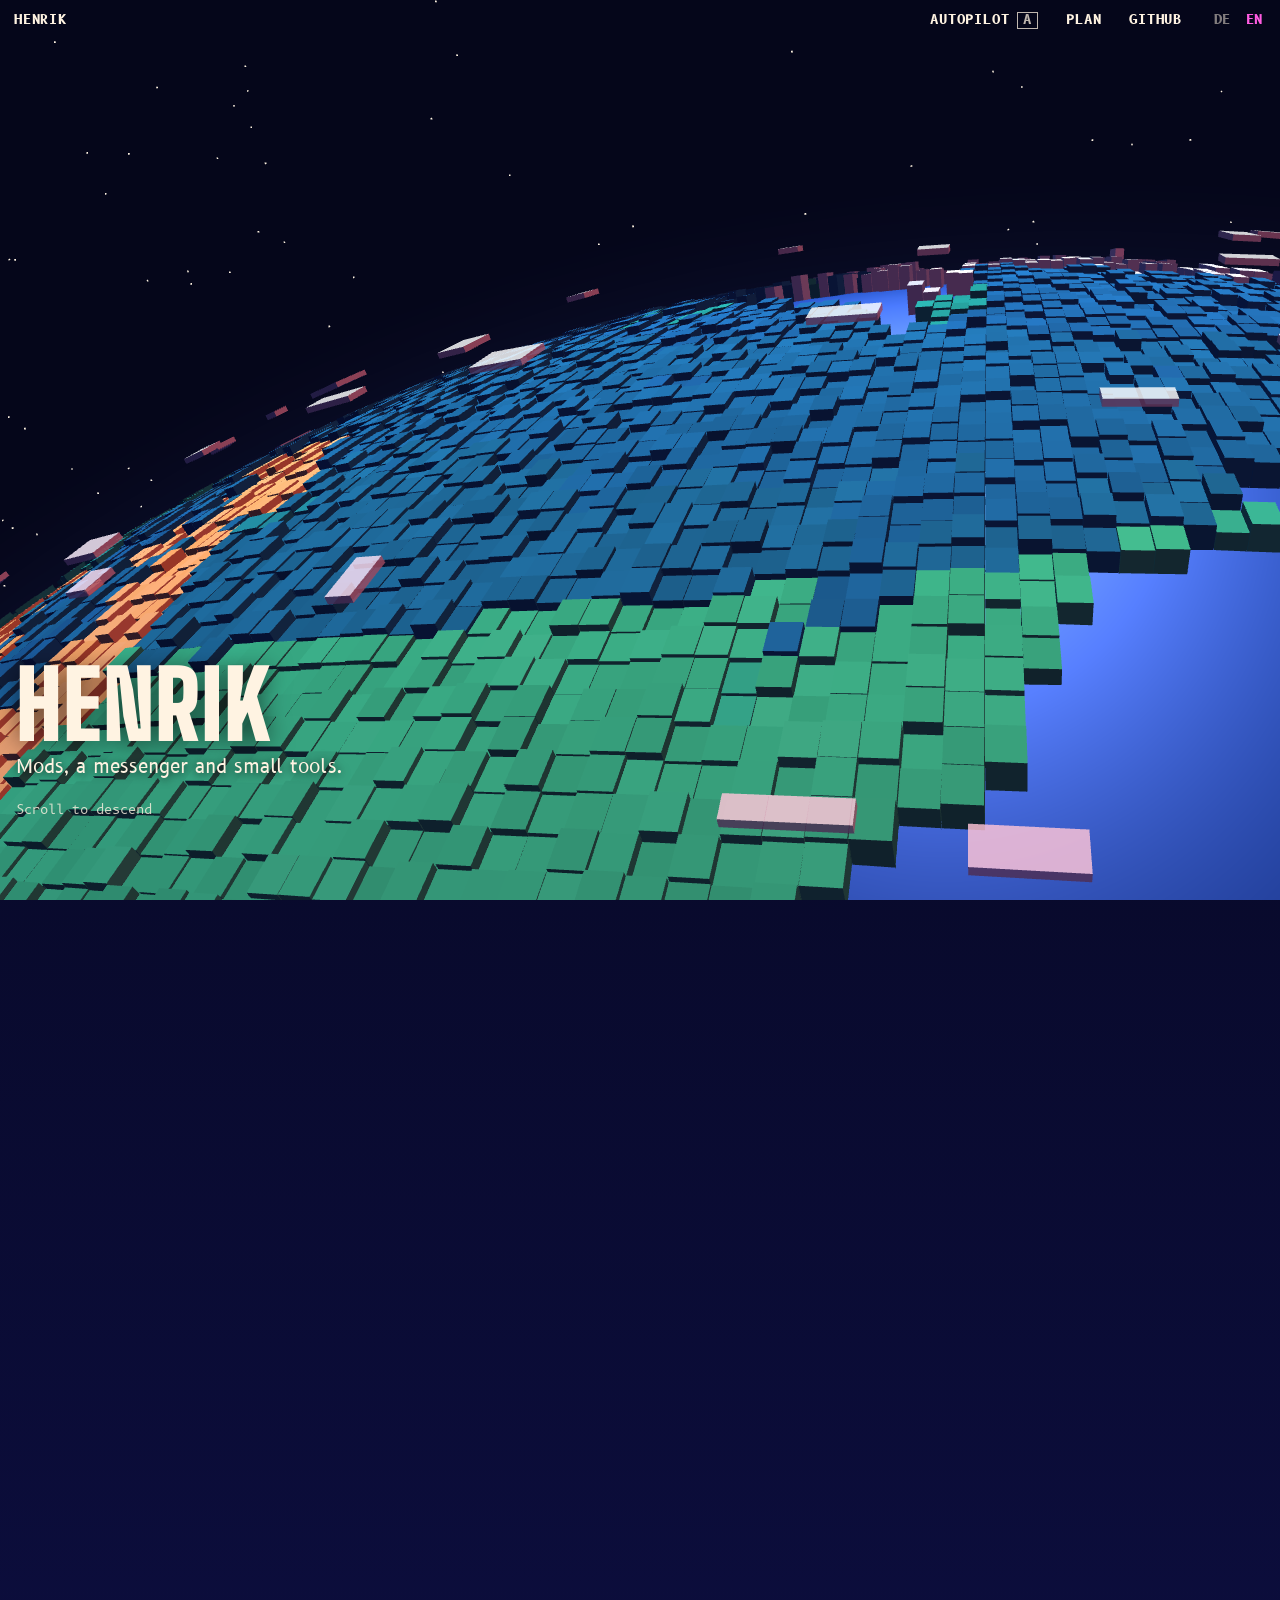
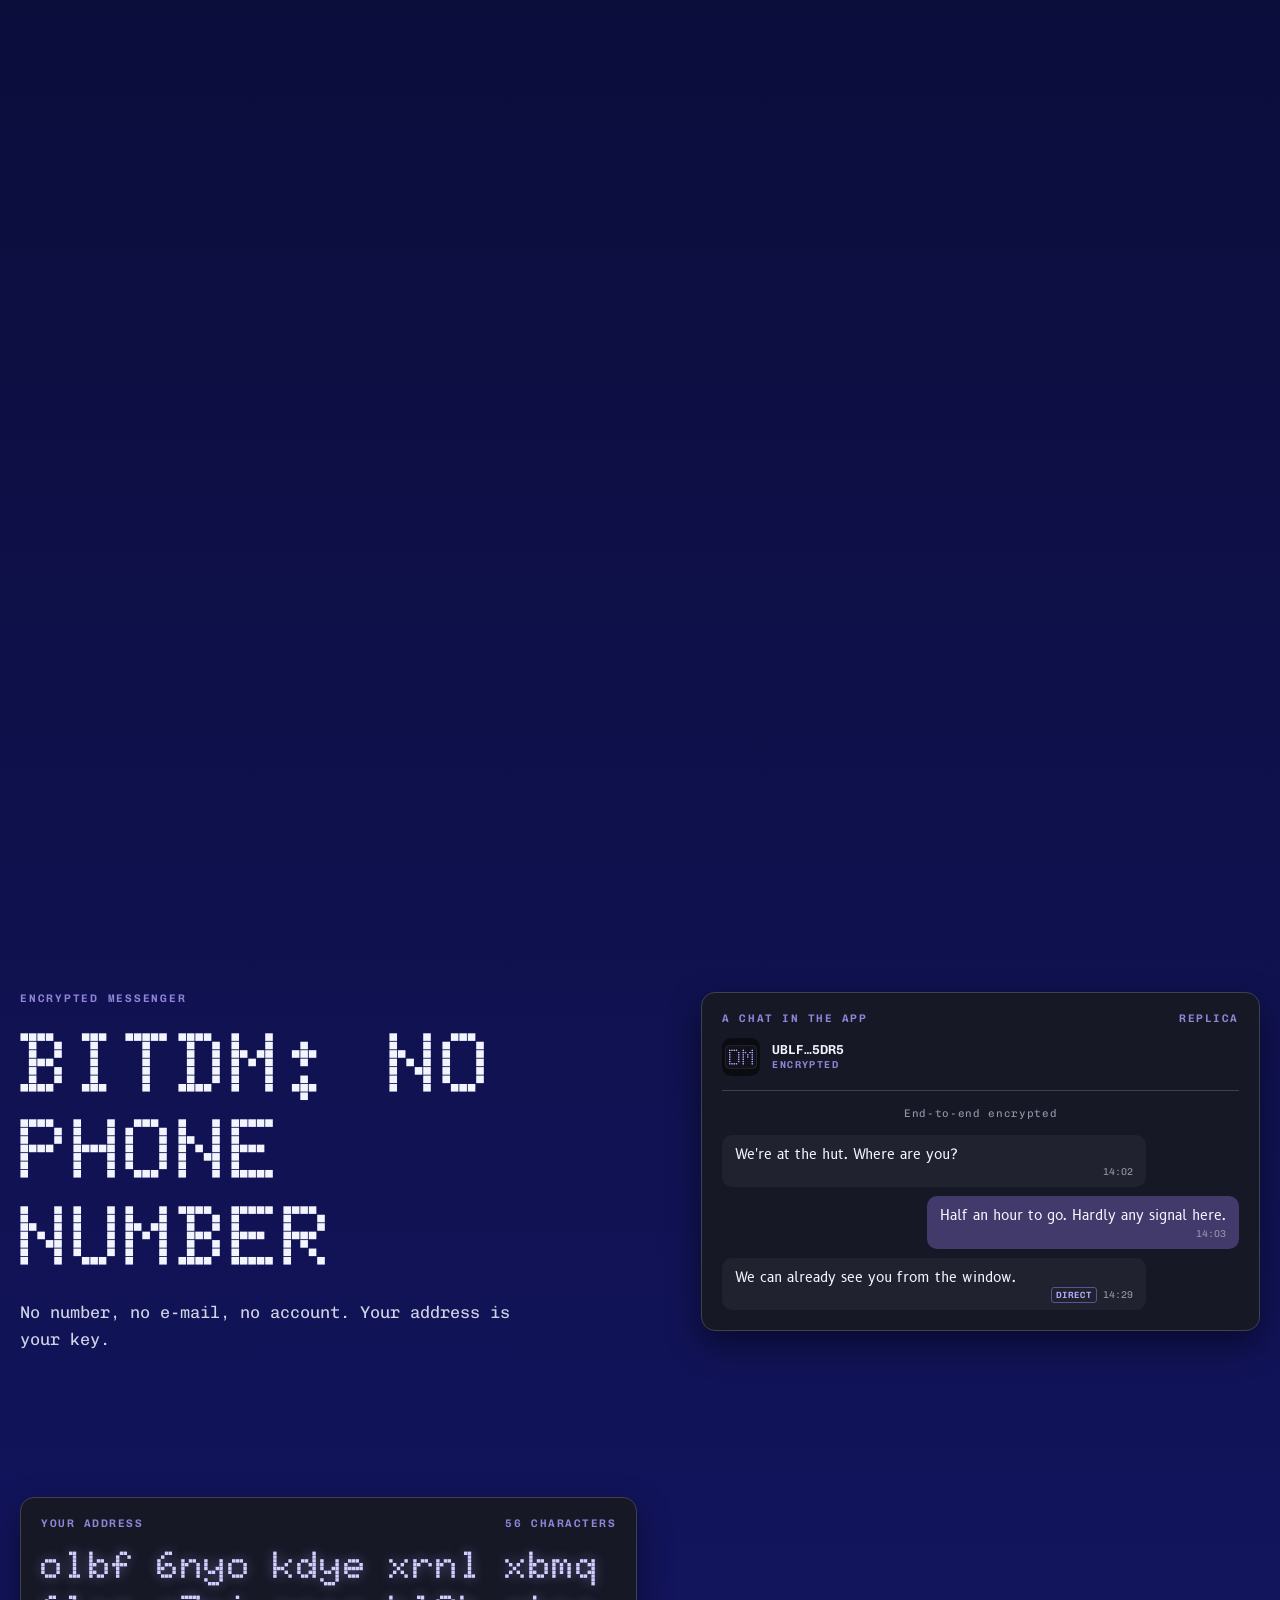
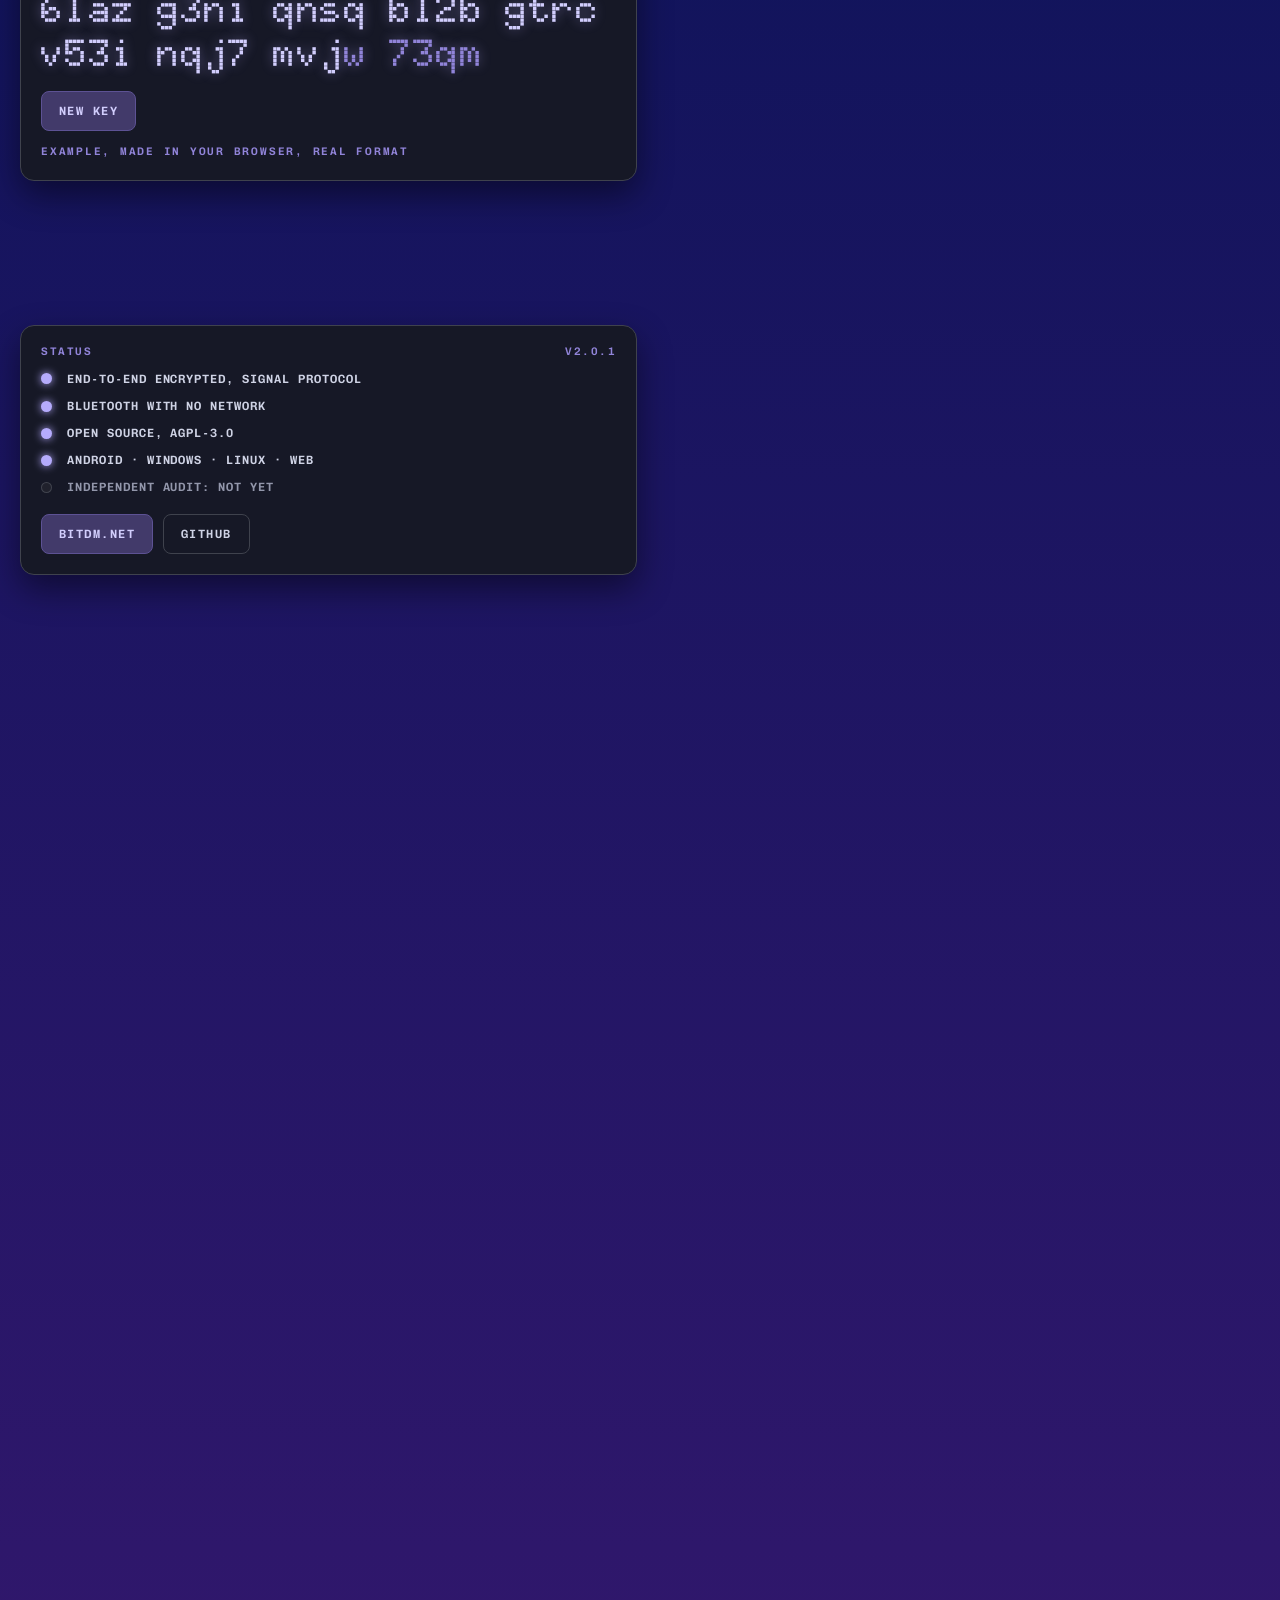
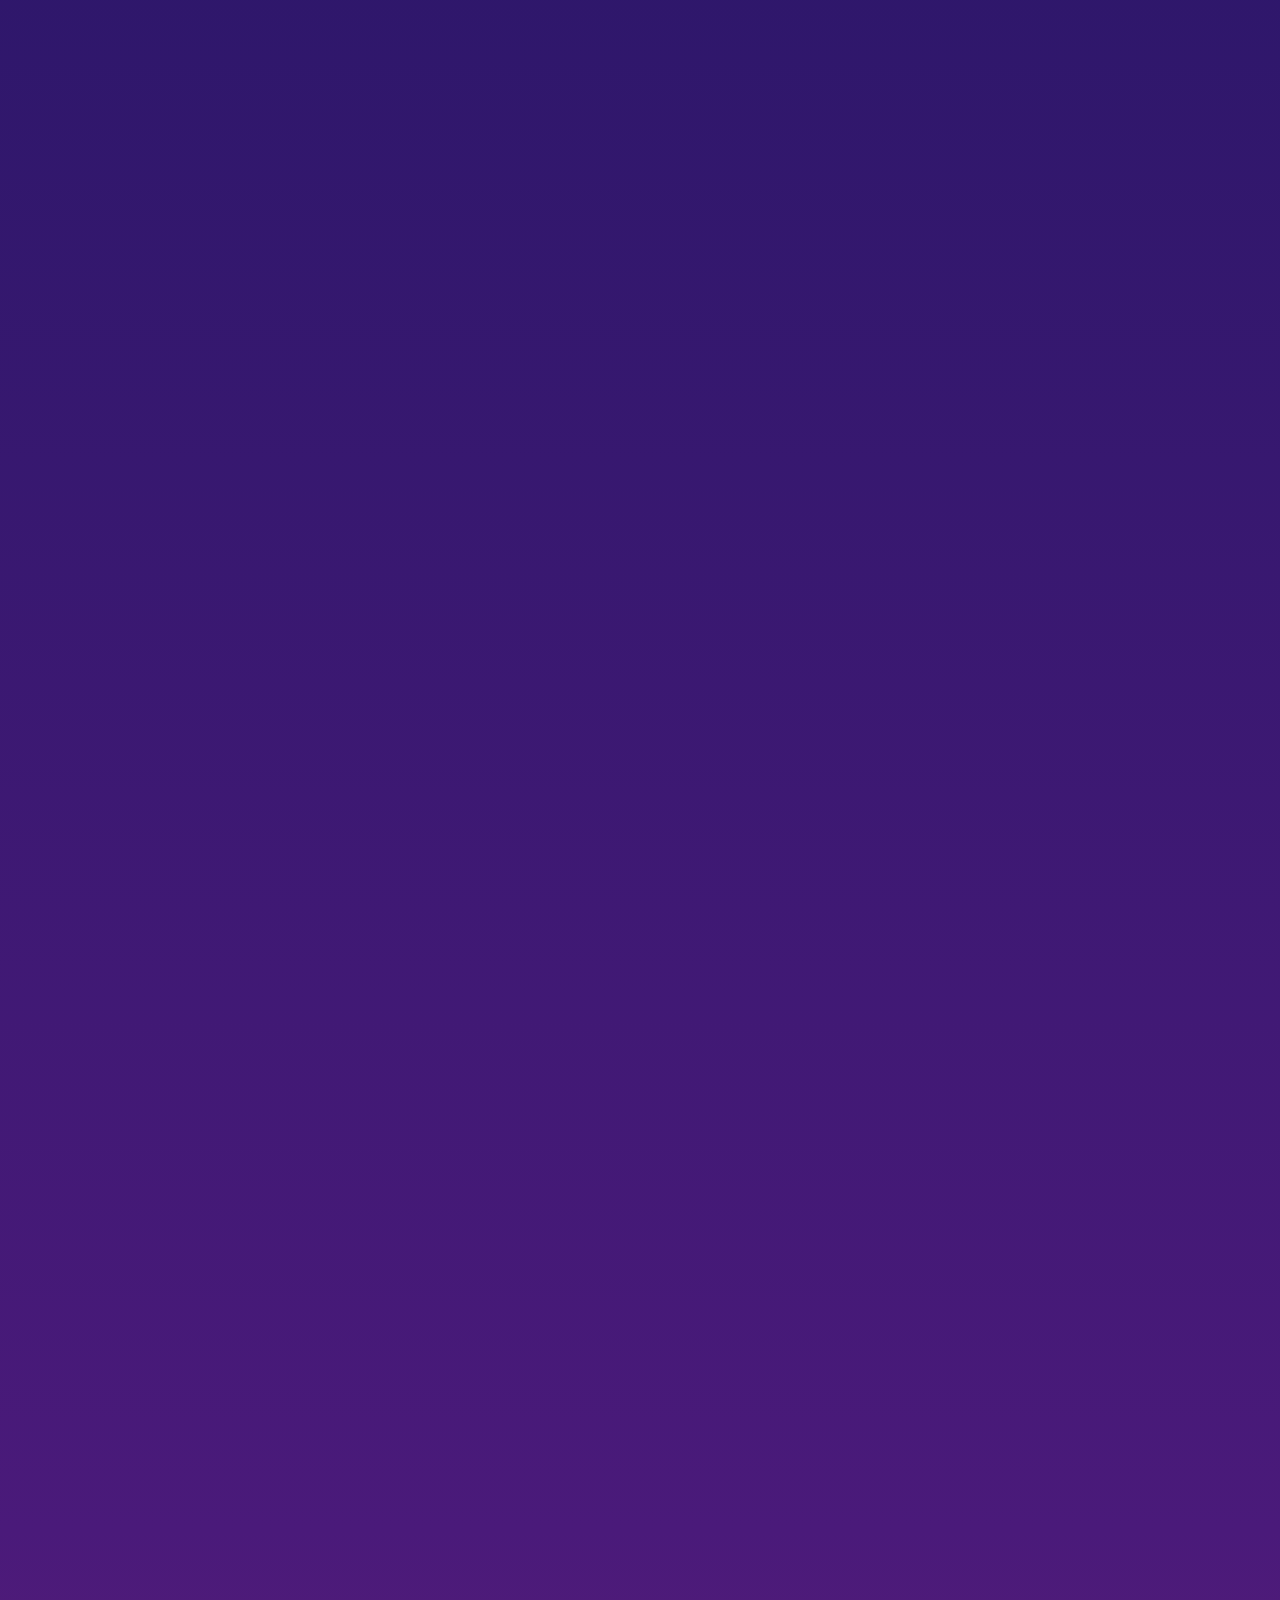
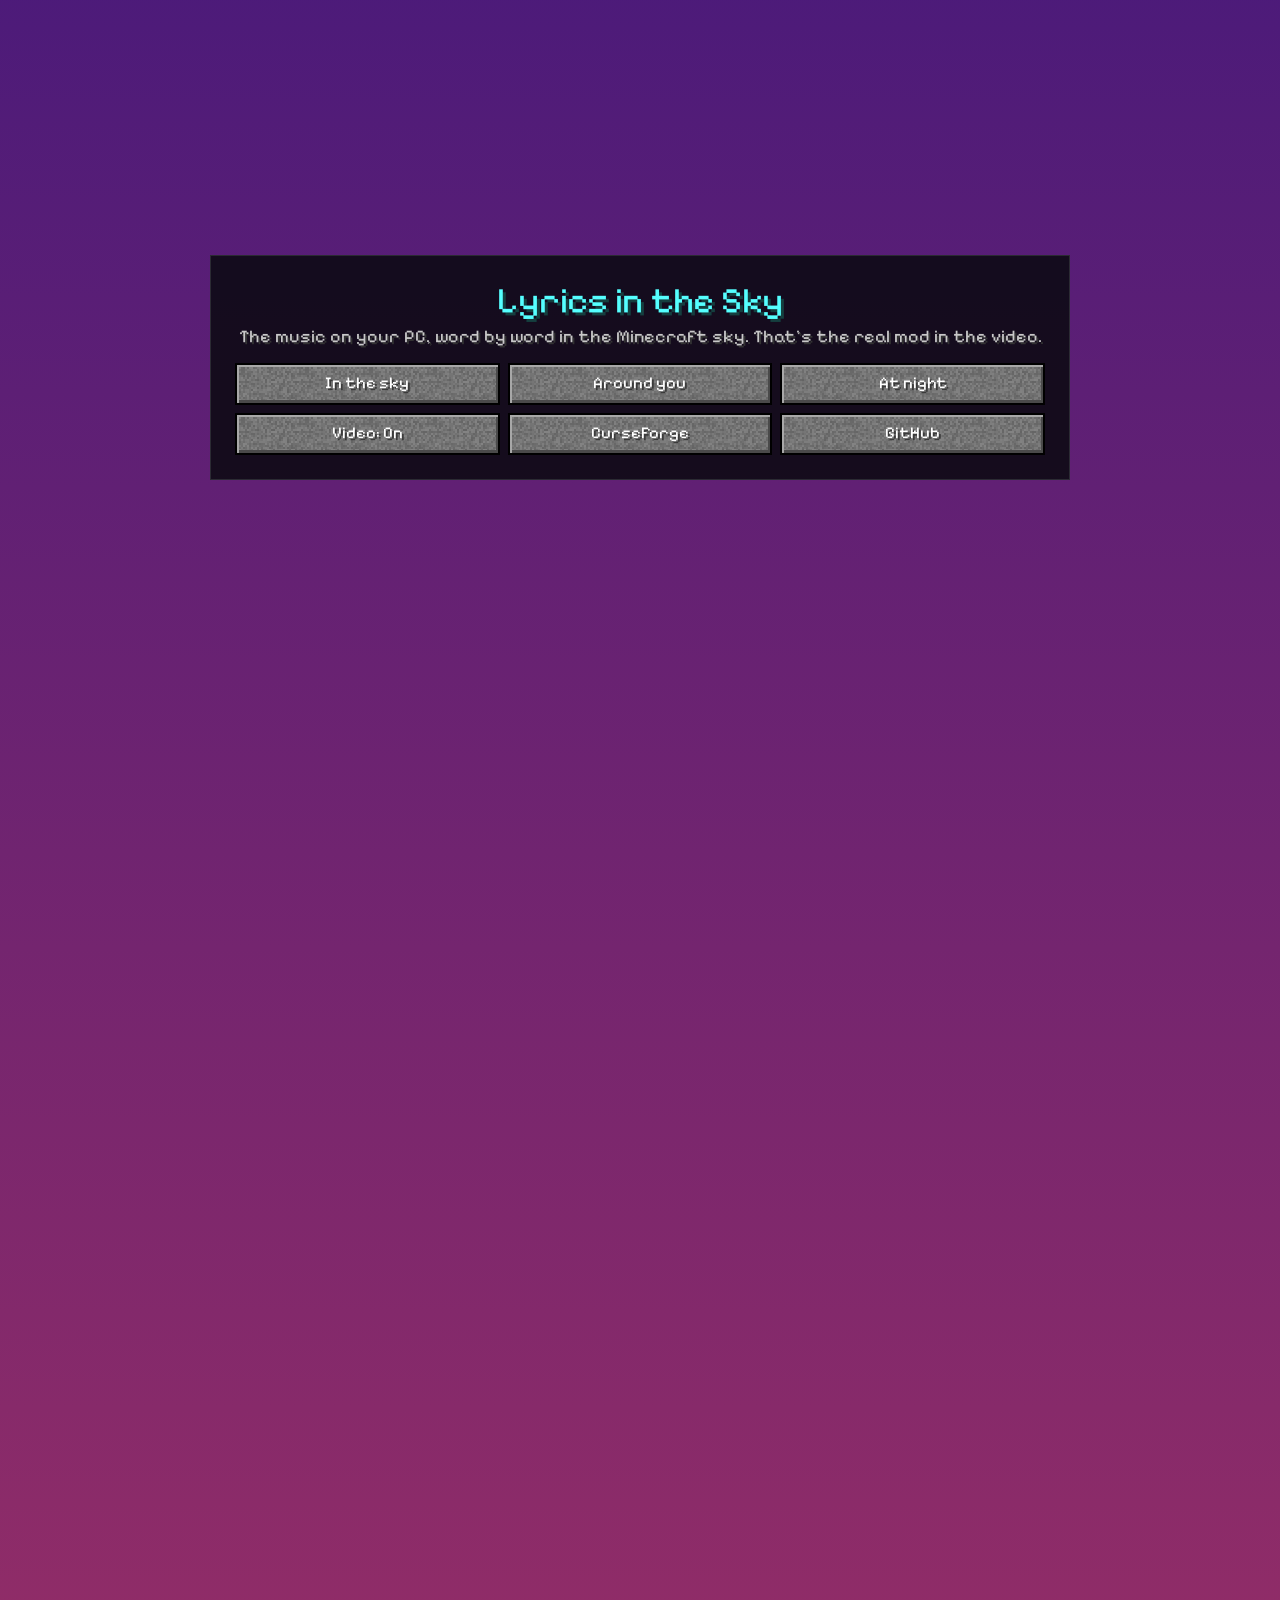
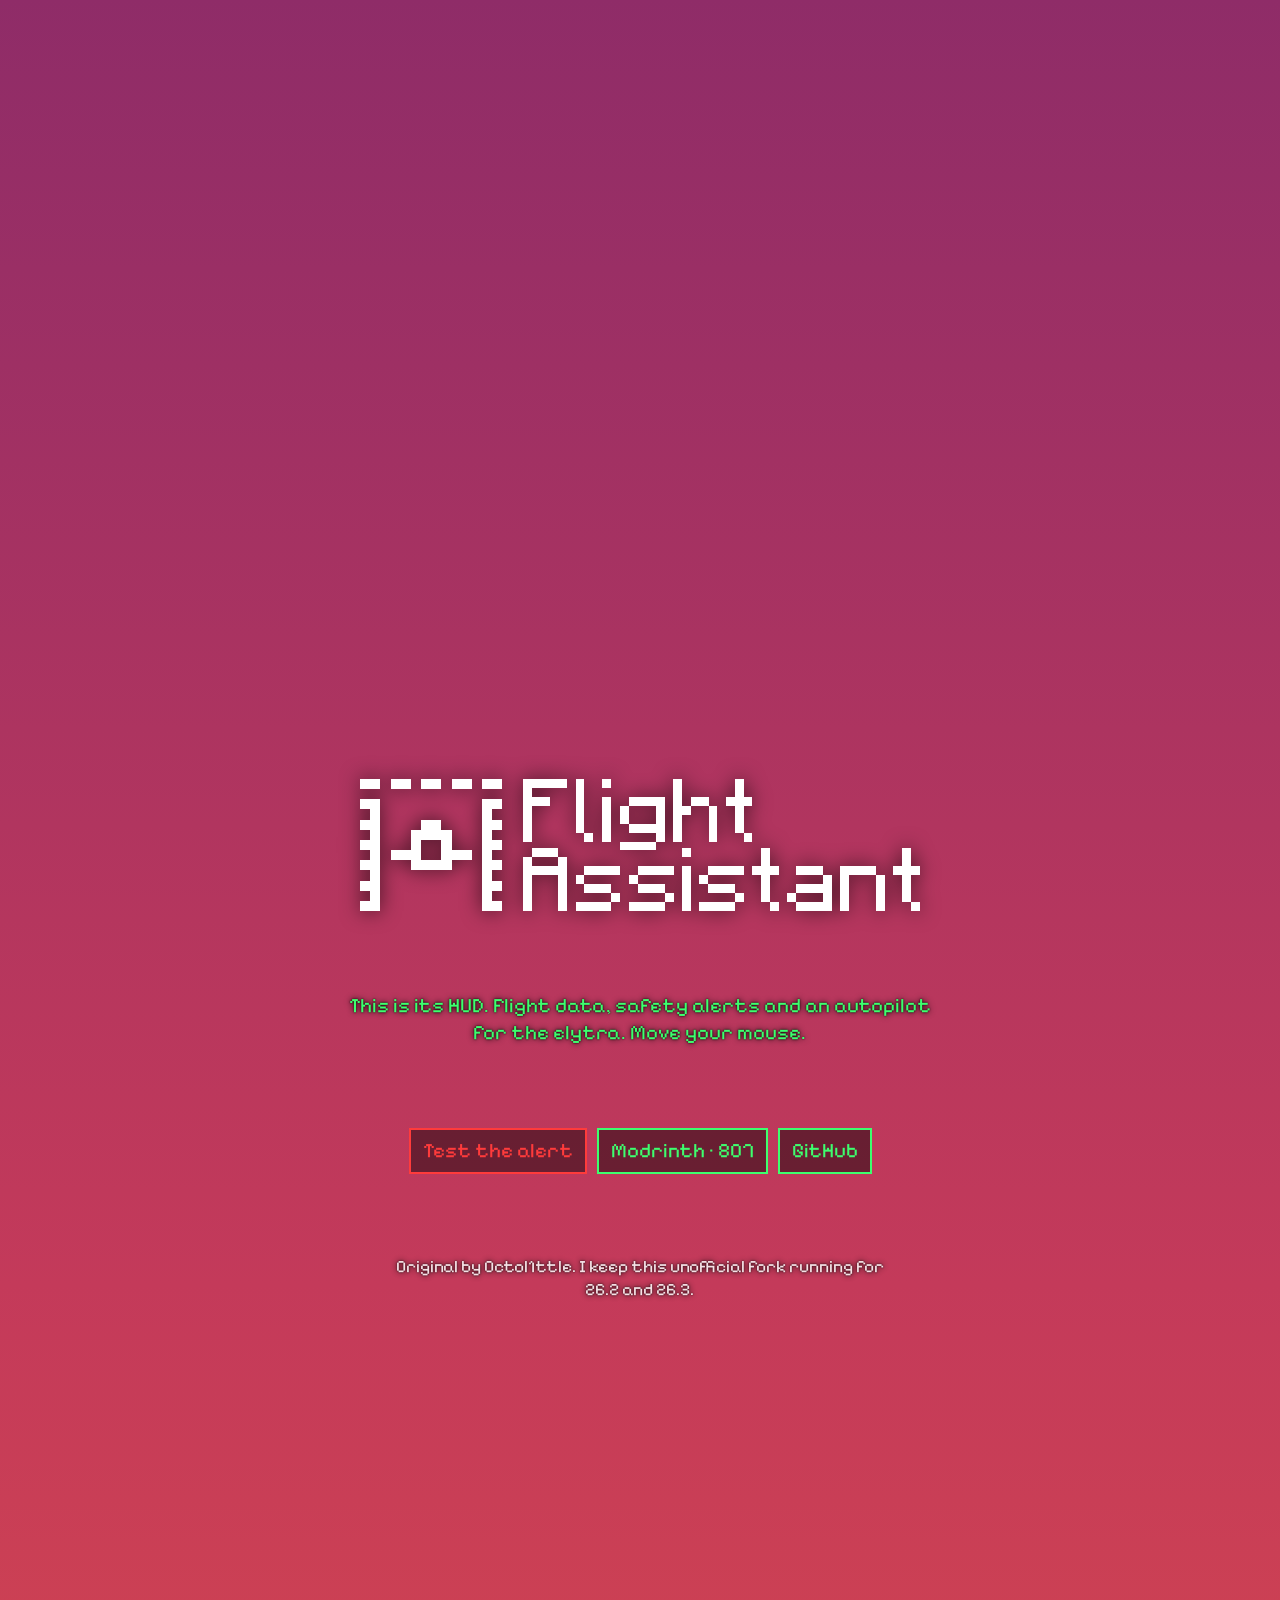
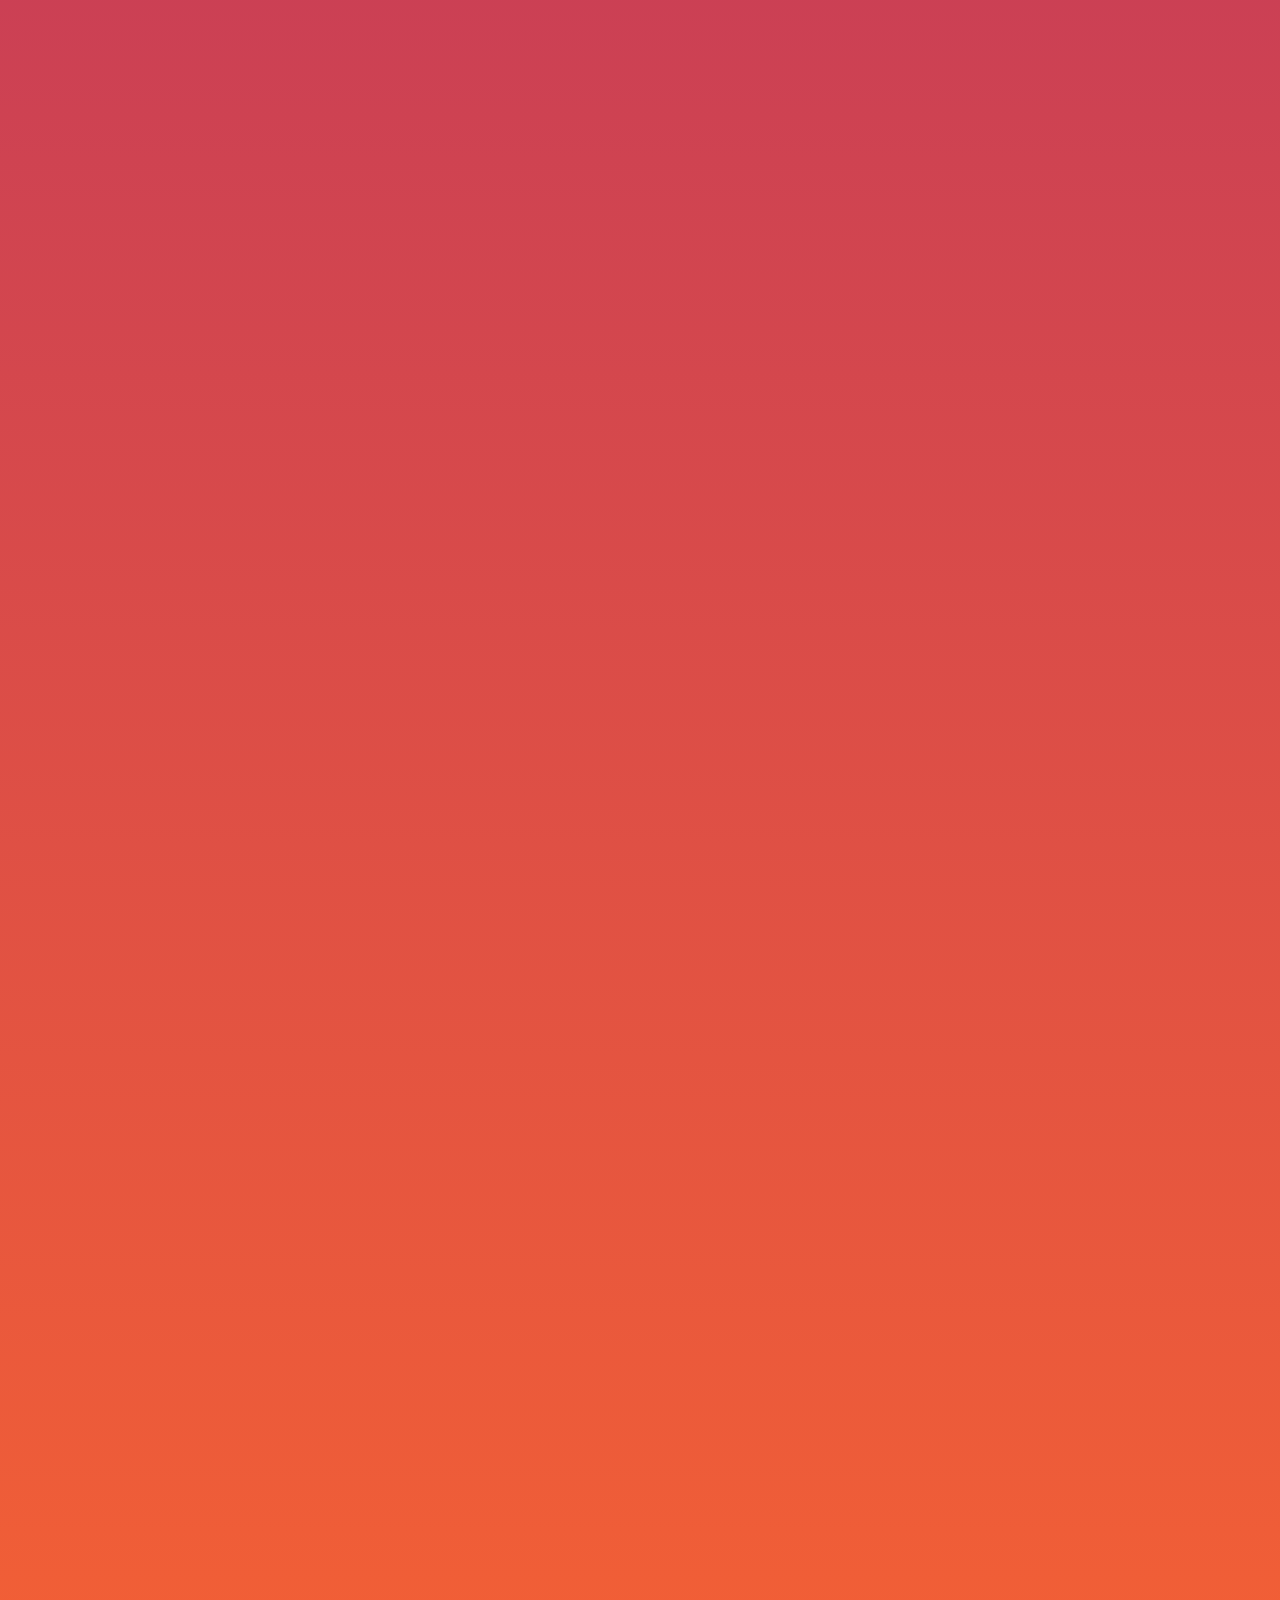
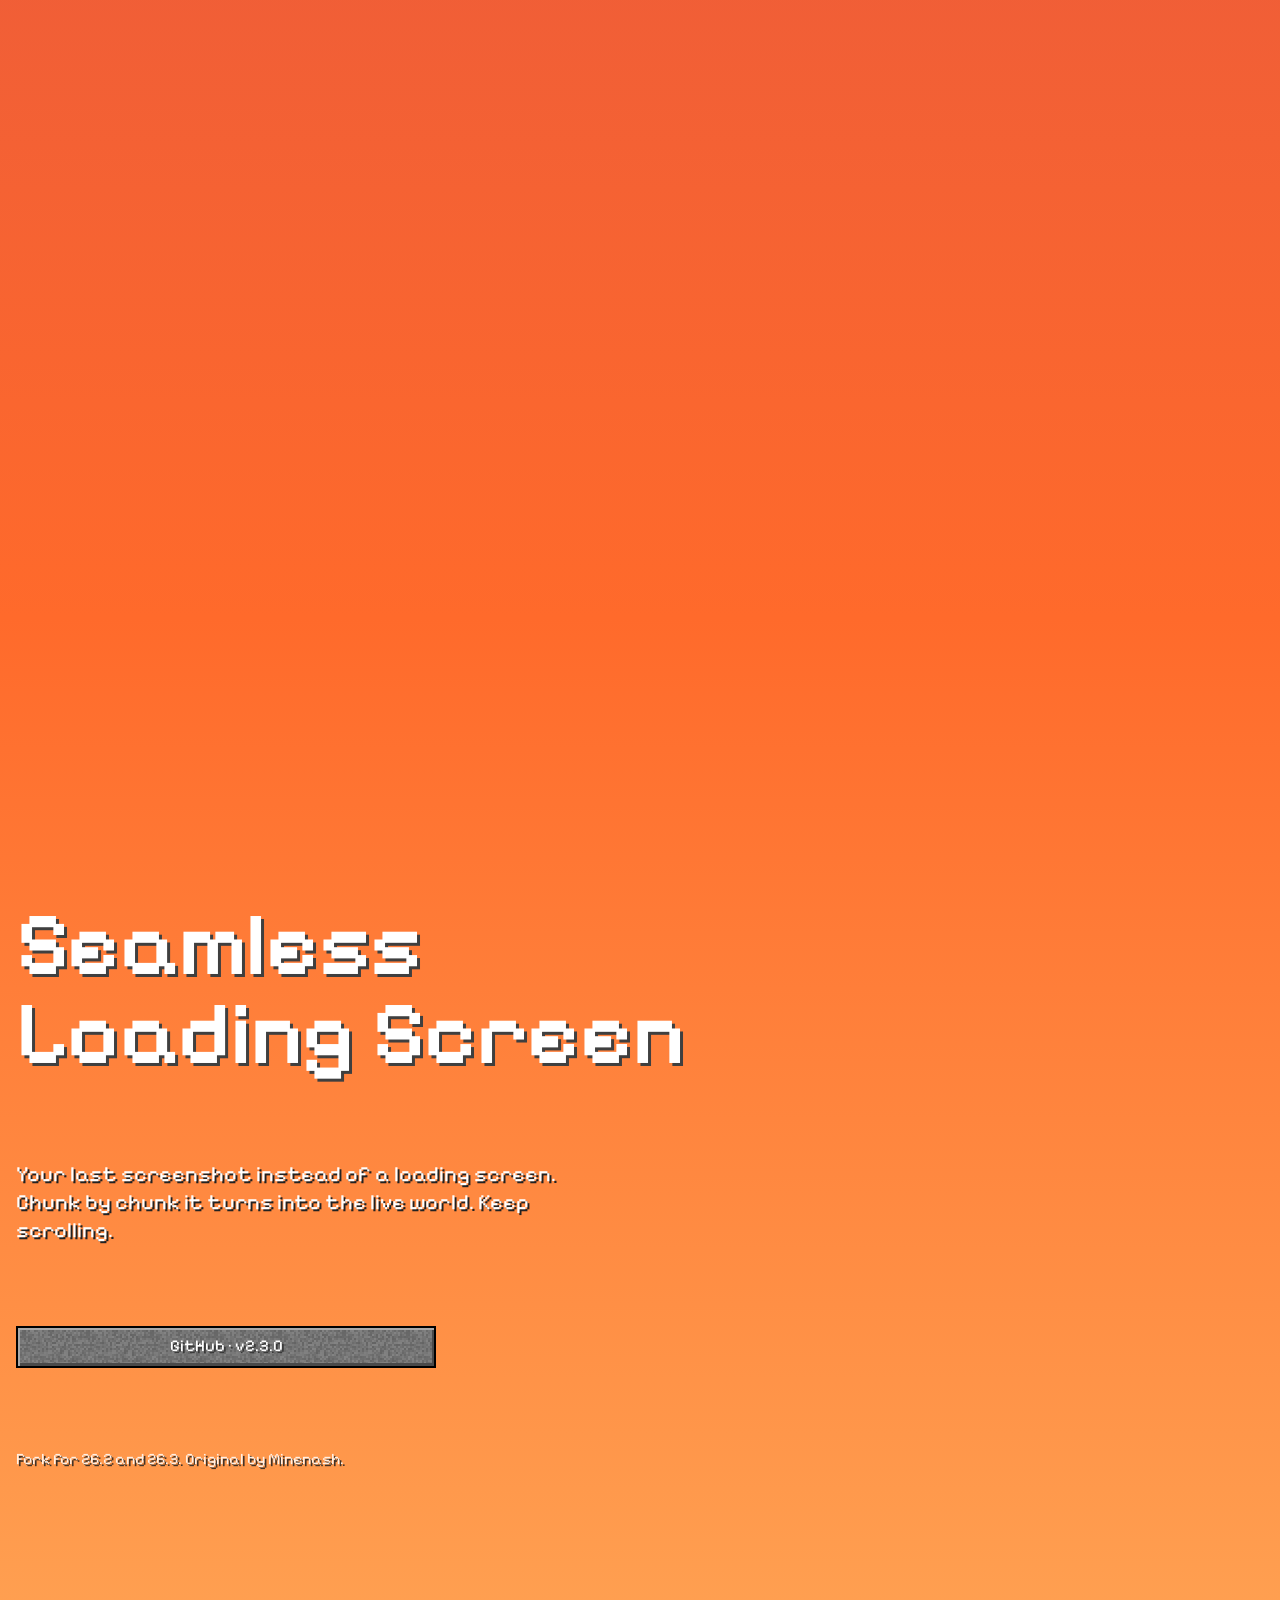
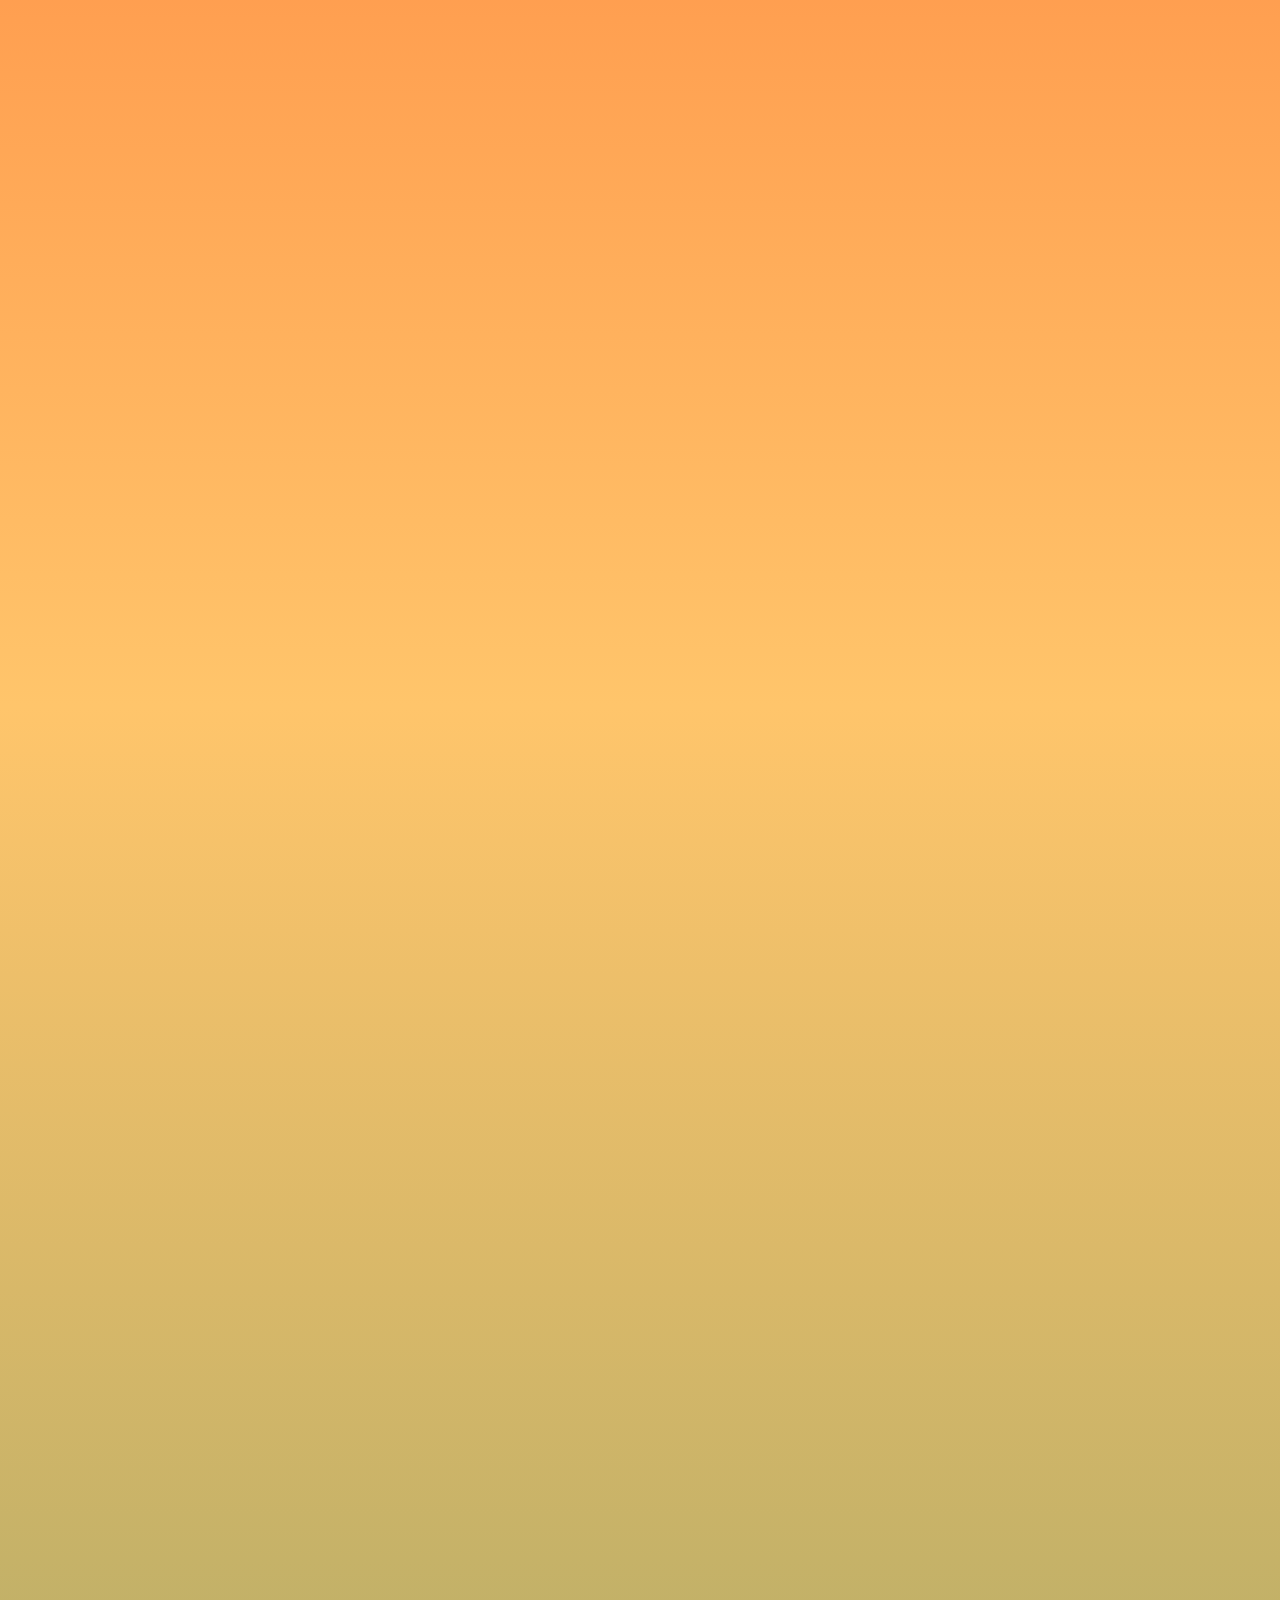
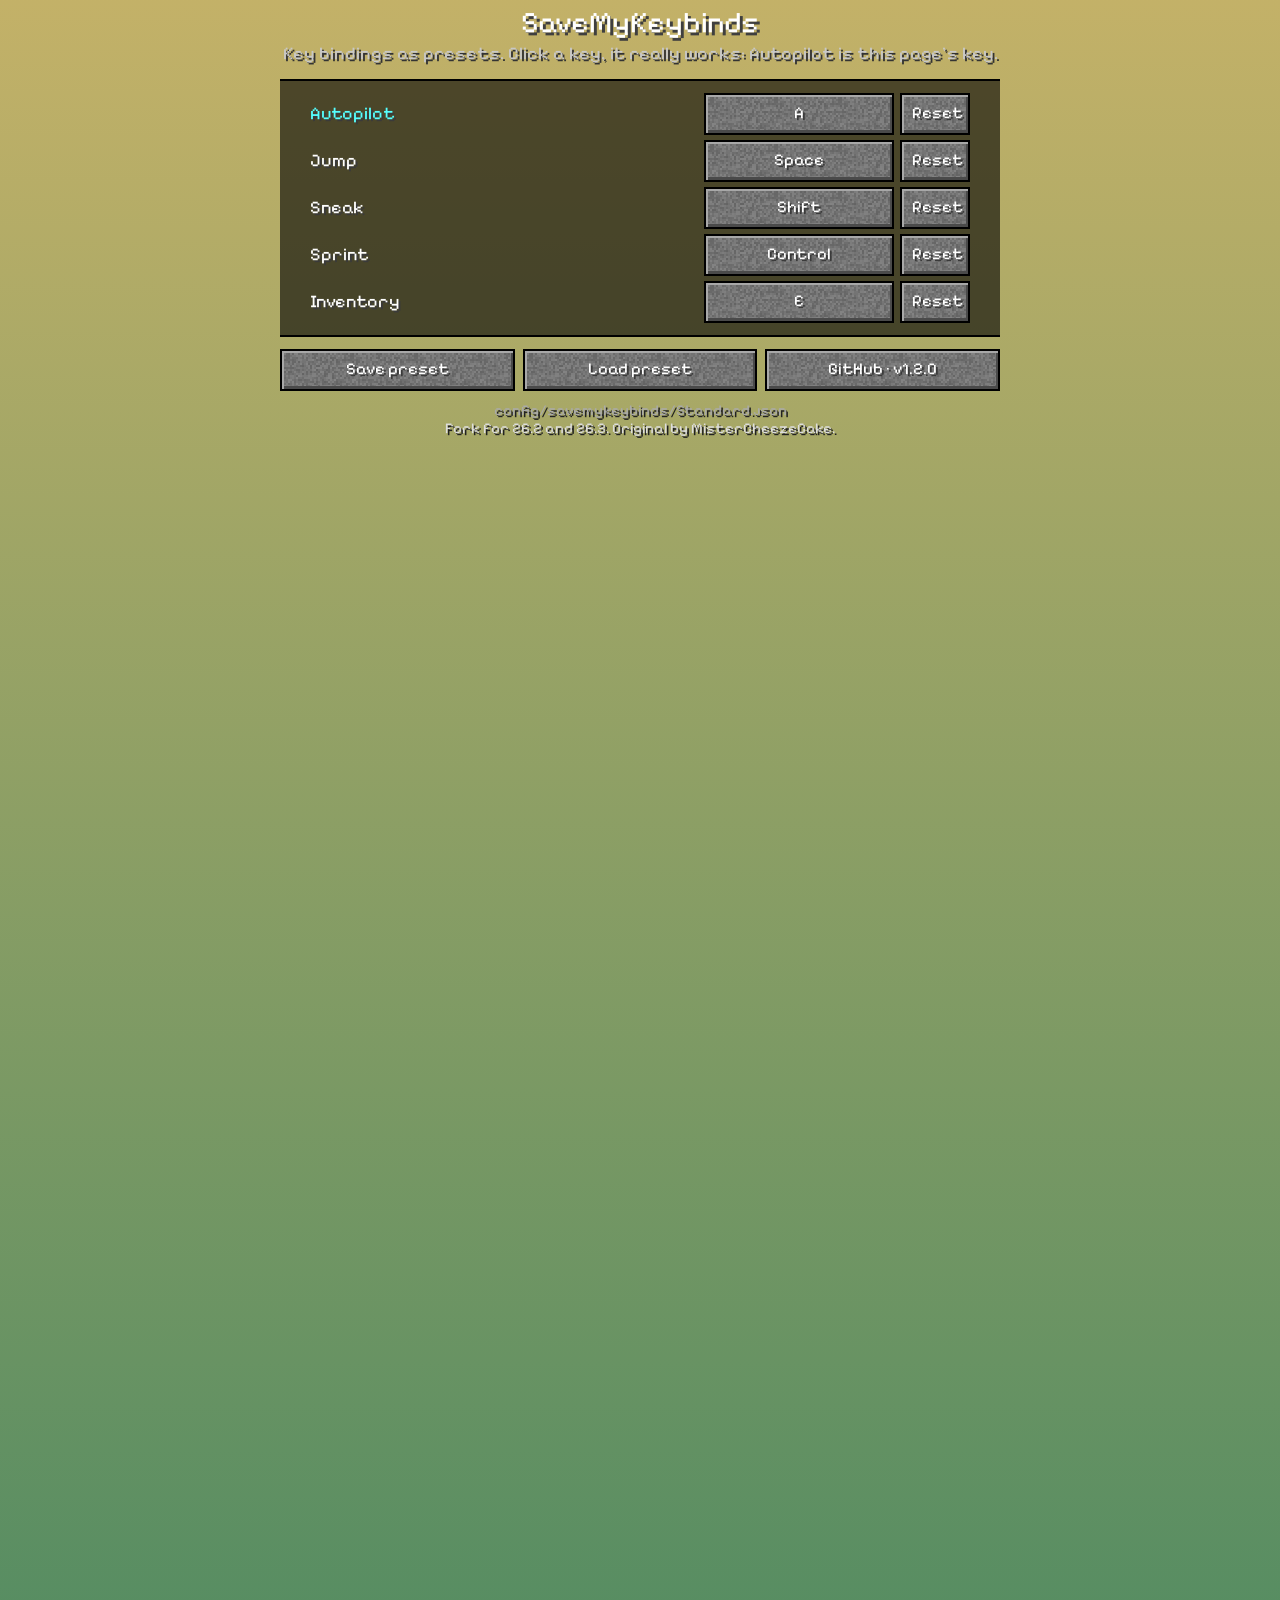
<file: docs/index.html>
<!doctype html>
<html lang="de">
<head>
<meta charset="utf-8">
<meta name="viewport" content="width=device-width,initial-scale=1,viewport-fit=cover">
<link rel="icon" href="assets/favicon.svg" type="image/svg+xml">
<title>Henriks Flugbuch</title>
<meta name="claude:viewport-fit-sides" content="cover">
<meta name="description" content="Henrik baut Minecraft-Mods, den Messenger BitDM und kleine Werkzeuge.">
<link rel="stylesheet" href="fonts/fonts.css">
<style>
/* Layout: a descent from orbit to a runway. Between projects you fly; inside a project its own world takes over the whole screen. */
:root{
  color-scheme:dark;
  --night:#07061c; --paper:#fff3e2; --ember:#ff5a2a; --gold:#ffc56b;
  --ok:#4dffa0; --sel:#4fe3ff; --route:#ff5ce1; --caution:#ffb020; --warn:#ff3b3b;
  --display:"Big Shoulders Display","Arial Narrow",Impact,sans-serif;
  --body:"B612","Segoe UI",Verdana,sans-serif;
  --data:"B612 Mono",Consolas,monospace;
  --pixel:"Pixelify Sans","Courier New",monospace;
  --dot:"Doto","Courier New",monospace;
  --chivo:"Chivo Mono",Consolas,monospace;
  --beam:"Overpass","Segoe UI",sans-serif;
  /* BitDM "Nocturne", taken from its DESIGN.md */
  --n-bg:#0b0c12; --n-panel:#161826; --n-line:#3f424d; --n-a0:#d2cefd; --n-a1:#b5abfc; --n-a2:#9184d9; --n-a3:#5d5294; --n-a4:#423a6a; --n-t0:#f3f5fe; --n-t1:#cfd3e5; --n-t2:#9397ab;
  --fa:#3dff6e; --beam-or:#ff6600;
  --gut:max(16px,env(safe-area-inset-left,0px)); --gutr:max(16px,env(safe-area-inset-right,0px));
}
*{box-sizing:border-box}
[hidden]{display:none!important}
html{background:var(--night);scroll-behavior:auto}
body{margin:0;color:var(--paper);font:400 17px/1.55 var(--body);overflow-x:clip;background:linear-gradient(#05061a 0,#12145c 15%,#4a1a7a 30%,#c43a5a 44%,#ff6a2b 56%,#ffc56b 64%,#1d7a5f 80%,#170d33 100%)}
a{color:inherit}
:focus-visible{outline:2px solid var(--sel);outline-offset:3px}
button{font:inherit;color:inherit;cursor:pointer}
#world,#hud{position:fixed;inset:0;width:100vw;height:100lvh;display:block;pointer-events:none}
#world{z-index:0}
#hud{z-index:3}
.no-gl #world{display:none}
#veil{position:fixed;inset:0;z-index:1;background:#ffd6bd;opacity:0;pointer-events:none}
.layer{position:fixed;inset:0;z-index:2;opacity:0;visibility:hidden;pointer-events:none;overflow:hidden}

/* top bar: wears whatever world it is in */
.fma{--bar:rgba(9,6,28,.0);--fg:var(--paper);--acc:var(--route);--line:transparent;position:fixed;z-index:20;top:env(safe-area-inset-top,0px);left:0;right:0;display:flex;align-items:stretch;
  font:700 13px/1 var(--data);letter-spacing:.06em;color:var(--fg);background:var(--bar);border-bottom:1px solid var(--line);transition:background .4s,color .4s,border-color .4s;
  padding-left:max(0px,env(safe-area-inset-left,0px));padding-right:max(0px,env(safe-area-inset-right,0px))}
.fma>*{display:flex;align-items:center;gap:8px;padding:12px 14px;border:0;background:none;white-space:nowrap;text-decoration:none;color:inherit;font:inherit;letter-spacing:inherit}
.fma .grow{flex:1;min-width:0;overflow:hidden;color:var(--acc)}
.fma #ap[aria-pressed=true]{color:var(--ok)}
.fma #ap.off{color:var(--caution)}
.fma kbd{font:inherit;border:1px solid currentColor;padding:1px 5px;opacity:.75}
.fma .lang button{border:0;background:none;padding:2px 4px;font:inherit;opacity:.5;color:inherit}
.fma .lang button[aria-pressed=true]{opacity:1;color:var(--acc)}
@media(max-width:560px){.fma #ap kbd,.fma .gh,.fma #next{visibility:hidden}.fma .gh,.fma #ap kbd{display:none}.fma>*{padding:12px 9px}}
body[data-world=transit] .fma{--bar:rgba(9,6,28,.6)}
body[data-world=bitdm] .fma{--bar:var(--n-bg);--fg:var(--n-t1);--acc:var(--n-a1);--line:var(--n-line);font:600 12px/1 var(--chivo);letter-spacing:.14em}
body[data-world=lyric] .fma,body[data-world=seaml] .fma,body[data-world=keybd] .fma{--bar:rgba(0,0,0,.72);--fg:#fff;--acc:#55ffff;font:400 16px/1 var(--pixel);letter-spacing:.02em}
body[data-world=fltas] .fma{--bar:rgba(0,0,0,.25);--fg:var(--fa);--acc:var(--fa);font:400 16px/1 var(--pixel);letter-spacing:.02em}
body[data-world=earth] .fma{--bar:rgba(0,0,0,.72);--fg:#fff;--acc:var(--beam-or);--line:var(--beam-or);font:800 13px/1 var(--beam);letter-spacing:.04em}

/* flight plan popover */
.route{position:fixed;z-index:19;right:max(16px,env(safe-area-inset-right,0px));top:52px;width:min(250px,calc(100vw - 32px));font:400 13px/1.25 var(--data);background:rgba(9,6,28,.96);padding:14px;border:1px solid rgba(255,243,226,.25);display:none}
.route.open{display:block}
.route ol{list-style:none;margin:0;padding:0;position:relative}
.route ol::before{content:"";position:absolute;left:4px;top:9px;bottom:9px;width:2px;background:var(--route)}
.route a{display:grid;grid-template-columns:18px 1fr;align-items:center;gap:0 6px;padding:7px 4px 7px 0;text-decoration:none}
.route a::before{content:"";width:10px;height:10px;background:var(--night);border:2px solid var(--route);transform:rotate(45deg)}
.route a.now{color:var(--route)}.route a.now::before{background:var(--route)}
.route a:hover{color:var(--sel)}

#alert{position:fixed;z-index:30;left:50%;top:20vh;transform:translateX(-50%);font:600 clamp(38px,7vw,88px)/1 var(--pixel);color:var(--warn);text-shadow:3px 3px 0 #300;pointer-events:none;white-space:nowrap}
#alert.c{color:var(--caution);text-shadow:3px 3px 0 #320}
#alert:not(.c):not([hidden]){animation:blink 1s steps(2,jump-none) infinite}
@keyframes blink{50%{opacity:.35}}

main{position:relative;z-index:5}
.gap{height:115vh}
.proj{position:relative;padding:48vh var(--gutr) 48vh var(--gut);display:flex;flex-direction:column;gap:clamp(36px,9vh,110px)}
.proj>*{min-width:0}

/* orbit */
#orbit{height:125vh;padding:0 var(--gutr) 0 var(--gut)}
.hero{height:100vh;height:100svh;display:flex;flex-direction:column;justify-content:flex-end;gap:6px;padding-bottom:9vh;max-width:1400px;margin-inline:auto}
.hero h1{margin:0;font:900 clamp(56px,7.4vw,116px)/.9 var(--display);text-transform:uppercase;letter-spacing:.01em;text-shadow:0 3px 24px #0009}
.hero p{margin:0;font-size:clamp(17px,1.5vw,21px);text-shadow:0 1px 10px #000c}
.hero small{font:400 13px/1.4 var(--data);opacity:.8;margin-top:12px}

/* ===== BitDM: Nocturne device front ===== */
#w-bitdm{background:var(--n-bg) radial-gradient(circle at center,var(--n-a4) 1px,transparent 1.6px) 0 0/14px 14px}
#w-bitdm::after{content:"";position:absolute;inset:0;background:radial-gradient(ellipse at 30% 35%,transparent 10%,var(--n-bg) 72%)}
#bitdm{color:var(--n-t1);font:400 16px/1.6 var(--chivo)}
.nocturne{max-width:1240px;margin-inline:auto;width:100%;display:grid;grid-template-columns:minmax(0,1.05fr) minmax(0,.95fr);gap:clamp(30px,5vw,80px);align-items:start}
.n-col{display:flex;flex-direction:column;gap:16vh}
.n-eye{margin:0 0 14px;font:600 11px/1.3 var(--chivo);letter-spacing:.16em;color:var(--n-a2);text-transform:uppercase}
.n-h{margin:0;font:900 clamp(44px,6.6vw,92px)/1.02 var(--dot);text-transform:uppercase;color:var(--n-t0);letter-spacing:.02em}
.n-lead{margin:20px 0 0;max-width:30em;color:var(--n-t1);font-size:17px}
.module{position:relative;background:var(--n-panel);border:1px solid var(--n-line);border-radius:14px;padding:20px;box-shadow:0 14px 34px #0007}
.module>h3{margin:0 0 14px;font:600 11px/1 var(--chivo);letter-spacing:.14em;color:var(--n-a2);text-transform:uppercase;display:flex;justify-content:space-between;gap:12px}
#addr{margin:0 0 16px;font:900 clamp(24px,3vw,38px)/1.16 var(--dot);color:var(--n-a0);letter-spacing:.02em;display:flex;flex-wrap:wrap;gap:0 .55em;text-shadow:0 0 12px rgba(181,171,252,.45)}
#addr em{font-style:normal;color:var(--n-a2)}
.n-btn{display:inline-flex;font:600 12px/1 var(--chivo);letter-spacing:.12em;text-transform:uppercase;padding:13px 17px;border-radius:8px;border:1px solid var(--n-a3);color:var(--n-a0);background:var(--n-a4);text-decoration:none}
.n-btn.ghost{background:none;border-color:var(--n-line);color:var(--n-t1)}
.n-btn:hover{border-color:var(--n-a1);color:#fff}
.n-row{display:flex;flex-wrap:wrap;gap:10px;margin:0;padding:0;list-style:none}
.lamps{list-style:none;margin:0 0 18px;padding:0;display:grid;gap:11px;font:600 12px/1.35 var(--chivo);letter-spacing:.08em;text-transform:uppercase;color:var(--n-t1)}
.lamps li{display:grid;grid-template-columns:14px 1fr;gap:12px;align-items:center}
.lamps i{width:11px;height:11px;border-radius:99px;background:var(--n-a1);box-shadow:0 0 9px var(--n-a1)}
.lamps li.dark i{background:#20212c;box-shadow:inset 0 0 0 1px var(--n-line)}
.lamps li.dark{color:var(--n-t2)}
.chat{position:sticky;top:96px}
.chat header{display:flex;align-items:center;gap:12px;padding-bottom:14px;border-bottom:1px solid var(--n-line);margin-bottom:14px;font:600 13px/1.3 var(--chivo);color:var(--n-t0)}
.chat header img{width:38px;height:38px;border-radius:9px}
.chat header small{display:block;font-size:10px;letter-spacing:.14em;color:var(--n-a2)}
.chat .note{text-align:center;font-size:11px;letter-spacing:.06em;color:var(--n-t2);margin:0 0 12px}
.msgs{display:flex;flex-direction:column;gap:9px;margin:0;padding:0;list-style:none;font:400 14px/1.4 var(--body)}
.msgs li{max-width:82%;padding:10px 13px;background:#20222f;border-radius:10px;color:var(--n-t0)}
.msgs li.me{align-self:flex-end;background:var(--n-a4)}
.msgs small{display:block;margin-top:3px;font:400 10px/1 var(--chivo);color:var(--n-t2);text-align:right}
.msgs b{font:600 9px/1 var(--chivo);letter-spacing:.12em;border:1px solid var(--n-a3);color:var(--n-a1);padding:2px 4px;border-radius:3px;margin-right:6px}
@media(max-width:860px){.nocturne{grid-template-columns:minmax(0,1fr)}.n-col{gap:12vh}.chat{position:static}}

/* ===== Minecraft surfaces ===== */
.mc{--stone:none;display:block;width:100%;text-align:center;padding:9px 10px;font:400 clamp(15px,1.3vw,18px)/1.2 var(--pixel);color:#fff;text-shadow:2px 2px 0 #3a3a3a;text-decoration:none;background:#6f6f6f var(--stone);background-size:64px 64px;image-rendering:pixelated;border:2px solid #000;box-shadow:inset 2px 2px 0 #a8a8a8,inset -2px -3px 0 #4a4a4a}
.mc:hover,.mc:focus-visible{background-color:#7f89c4;box-shadow:inset 2px 2px 0 #c4ccff,inset -2px -3px 0 #4f5a9a;color:#ffffa0}
.mcsh{font-family:var(--pixel);color:#fff;text-shadow:3px 3px 0 #3f3f3f}

/* ===== Lyrics in the Sky ===== */
#w-lyric{background:#000}
#w-lyric video{position:absolute;left:0;top:40px;width:100%;height:calc(100% - 40px);object-fit:cover;background:#1c0f1c}
#w-lyric::after{content:"";position:absolute;inset:0;background:linear-gradient(transparent 60%,rgba(10,6,20,.5))}
.mc[aria-pressed=true]{color:#ffffa0}
#lyric{min-height:230vh;justify-content:flex-end}
.mcpanel{width:min(860px,100%);margin-inline:auto;background:rgba(10,10,16,.86);border:1px solid #2b2b33;padding:clamp(14px,2vw,24px)}
.mcpanel h2{margin:0 0 4px;text-align:center;font:400 clamp(24px,3vw,36px)/1.15 var(--pixel);color:#55ffff;text-shadow:3px 3px 0 #153f3f}
.mcpanel>p{margin:0 0 14px;text-align:center;color:#c8c8c8;font:400 clamp(15px,1.4vw,18px)/1.3 var(--pixel);text-shadow:2px 2px 0 #333}
.mcgrid{display:grid;grid-template-columns:repeat(3,minmax(0,1fr));gap:8px}
@media(max-width:620px){.mcgrid{grid-template-columns:repeat(2,minmax(0,1fr))}}

/* ===== FlightAssistant ===== */
#fltas{min-height:240vh;align-items:center;text-align:center;color:var(--fa);font:400 clamp(17px,1.6vw,22px)/1.35 var(--pixel);padding-inline:clamp(70px,18vw,300px)}
#fltas img{display:block;width:min(560px,100%);height:auto;image-rendering:pixelated;filter:drop-shadow(0 0 10px #000a)}
#fltas h2{position:absolute;width:1px;height:1px;overflow:hidden;clip-path:inset(50%)}
#fltas p{margin:0;max-width:30em;text-shadow:0 0 6px #000,0 0 2px #000}
#fltas .credit{color:#fff;opacity:.85;font-size:.85em}
.boxes{display:flex;flex-wrap:wrap;justify-content:center;gap:10px;list-style:none;margin:0;padding:0}
.fbox{display:inline-block;padding:7px 12px;border:2px solid var(--fa);color:var(--fa);background:rgba(0,0,0,.45);text-decoration:none;font:inherit}
.fbox:hover{background:var(--fa);color:#000}
.fbox.w{border-color:var(--warn);color:var(--warn)}.fbox.w:hover{background:var(--warn);color:#000}
@media(max-width:560px){#fltas{padding-inline:58px}}

/* ===== Seamless Loading ===== */
#w-seaml canvas{position:absolute;inset:0;width:100%;height:100%}
#seaml{min-height:210vh;padding-top:62vh;align-items:flex-start;max-width:1400px;margin-inline:auto;width:100%}
#seaml h2{margin:0;font:600 clamp(44px,7vw,104px)/1 var(--pixel)}
#seaml p{margin:0;max-width:27em;font:400 clamp(18px,1.7vw,24px)/1.3 var(--pixel);color:#fff;text-shadow:2px 2px 0 #222}
#loadtxt{position:fixed;z-index:6;left:50%;bottom:9vh;transform:translateX(-50%);font:400 clamp(16px,1.6vw,21px)/1 var(--pixel);text-shadow:2px 2px 0 #222;color:#fff;white-space:nowrap}
.mcrow{display:flex;flex-wrap:wrap;gap:8px;width:min(420px,100%)}
.mcrow .mc{flex:1 1 170px;width:auto}

/* ===== SaveMyKeybinds ===== */
#w-keybd{background:rgba(0,0,0,.5);-webkit-backdrop-filter:blur(7px);backdrop-filter:blur(7px)}
#keybd{min-height:175vh;align-items:center}
.keys{width:min(720px,100%)}
.keys h2{margin:0 0 2px;text-align:center;font:400 clamp(22px,2.4vw,30px)/1.2 var(--pixel);color:#fff;text-shadow:3px 3px 0 #3f3f3f}
.keys>p{margin:0 0 14px;text-align:center;font:400 clamp(15px,1.4vw,18px)/1.3 var(--pixel);color:#c8c8c8;text-shadow:2px 2px 0 #333}
.klist{list-style:none;margin:0;padding:12px clamp(10px,3vw,30px);background:rgba(0,0,0,.6);border-block:2px solid #000;display:grid;gap:5px}
.klist li{display:grid;grid-template-columns:1fr minmax(120px,190px) 70px;gap:6px;align-items:center;font:400 clamp(15px,1.4vw,18px)/1.2 var(--pixel);color:#fff;text-shadow:2px 2px 0 #3a3a3a}
.klist li .wait{color:#ffff55}
.klist li.real>span{color:#55ffff}
.keys .foot{display:grid;grid-template-columns:repeat(3,minmax(0,1fr));gap:8px;margin-top:12px}
#kfile{display:block;text-align:center;margin-top:10px;font:400 15px/1.2 var(--pixel);color:#aaa;text-shadow:2px 2px 0 #222}
@media(max-width:560px){.klist li{grid-template-columns:1fr 112px}.klist li .rs{display:none}.keys .foot{grid-template-columns:1fr}}

/* ===== BeamNG.Earth ===== */
#w-earth img{position:absolute;inset:0;width:100%;height:100%;object-fit:cover}
#w-earth::after{content:"";position:absolute;inset:0;background:linear-gradient(rgba(0,0,0,.2),transparent 30%,transparent 55%,rgba(0,0,0,.65))}
#earth{min-height:260vh;font:400 18px/1.45 var(--beam);color:#fff;gap:48vh;max-width:1400px;margin-inline:auto;width:100%}
.b-title h2{margin:0;font:800 clamp(52px,9.4vw,150px)/.96 var(--beam);letter-spacing:-.025em;text-shadow:0 3px 30px #000b}
.b-title h2 b{font-weight:300}
.b-title p{margin:12px 0 0;font:300 clamp(19px,2vw,28px)/1.3 var(--beam);max-width:26em;text-shadow:0 1px 12px #000c}
.b-tag{display:inline-block;margin-bottom:10px;background:var(--beam-or);color:#000;font:800 13px/1 var(--beam);padding:6px 8px 4px;letter-spacing:.03em}
.b-panels{display:grid;grid-template-columns:repeat(3,minmax(0,1fr));gap:12px}
.b-panels a{display:flex;flex-direction:column;gap:10px;padding:16px;background:rgba(0,0,0,.76);border-top:3px solid var(--beam-or);text-decoration:none;font:400 16px/1.35 var(--beam)}
.b-panels a:hover{background:rgba(30,16,4,.9)}
.b-panels strong{font-weight:800;font-size:19px}
.b-panels small{font:800 12px/1 var(--beam);letter-spacing:.05em;color:#ffb27a}
.b-panels small.m{color:#7dffb0}
.b-panels svg{width:100%;height:58px;display:block}
.b-link{display:inline-flex;background:var(--beam-or);color:#000;padding:13px 18px 10px;font:800 15px/1 var(--beam);text-decoration:none}
.b-link:hover{background:#fff}
.b-note{margin:10px 0 0;font-size:13px;opacity:.85;text-shadow:0 1px 6px #000}
@media(max-width:820px){.b-panels{grid-template-columns:minmax(0,1fr)}#earth{gap:30vh}}

/* ===== Airport ===== */
#terminal{padding:66vh var(--gutr) 0 var(--gut);display:flex;flex-direction:column;gap:30px;max-width:1240px;margin-inline:auto}
#terminal h2{margin:0;font:900 clamp(52px,8vw,110px)/.9 var(--display);text-transform:uppercase;text-shadow:0 4px 20px #0009}
.rate{margin:0;font:400 14px/1.5 var(--data);max-width:36em;text-shadow:0 1px 5px #000c}
.rate b{display:block;font:800 26px/1.15 var(--display);letter-spacing:.02em;text-transform:uppercase;color:var(--gold)}
.board{background:#0a0a0d;border:6px solid #1d1b22;padding:clamp(12px,2vw,24px);box-shadow:0 18px 50px #0009}
.board h3{margin:0 0 12px;font:800 clamp(26px,3.6vw,40px)/1 var(--display);letter-spacing:.06em;color:var(--gold);text-transform:uppercase}
.board .wrap{overflow-x:auto}
.board table{border-collapse:separate;border-spacing:0 5px;width:100%;min-width:800px;font:700 12.5px/1 var(--data)}
.board th{text-align:left;font:400 11px/1 var(--data);letter-spacing:.1em;opacity:.65;padding:0 12px 3px 0}
.board td{padding:0 12px 0 0;vertical-align:middle;white-space:nowrap}
.board td.what{font-weight:400;white-space:normal;font-size:12.5px;line-height:1.3;color:#d9d3c8;min-width:170px}
.board a{text-decoration:none;display:inline-flex}
.board a:hover .fl{background:#3a3640}
.fl{display:inline-block;min-width:.86em;padding:4px 0;text-align:center;background:#1c1b21;color:var(--paper);margin-right:1px;border-bottom:1px solid #000}
.st-ok .fl{color:var(--ok)}.st-wip .fl{color:var(--caution)}
.btnrow{display:flex;flex-wrap:wrap;gap:10px}
.btn{display:inline-flex;font:700 14px/1 var(--data);padding:12px 15px;background:none;border:2px solid var(--paper);color:var(--paper);text-decoration:none}
.btn:hover{background:var(--paper);color:#170d33}
.btn.go{background:var(--ember);border-color:var(--ember);color:#1c0a10}
@media(max-width:720px){.board table{min-width:0;display:block}.board thead{display:none}.board tbody,.board tr,.board td{display:block}.board tr{padding:9px 0;border-bottom:1px solid #2a2830}.board td{padding:3px 0}.board td.lang,.board td.date{display:none}.board .fl{font-size:11.5px}}
footer{font:400 12px/1.6 var(--data);padding-block:6px 40px;max-width:84ch;text-shadow:0 1px 4px #000}
footer p{margin:0 0 .6em}
@media(prefers-reduced-motion:reduce){#alert:not(.c):not([hidden]){animation:none}}
</style>
</head>
<body>


<canvas id="world" aria-hidden="true"></canvas>
<div id="veil" aria-hidden="true"></div>
<div class="layer" id="w-bitdm" aria-hidden="true"></div>
<div class="layer" id="w-lyric" aria-hidden="true">
  <video id="lyv" src="assets/lyrics-preview.mp4" poster="assets/lyrics-poster.jpg" muted playsinline preload="metadata"></video>
</div>
<div class="layer" id="w-seaml" aria-hidden="true"><canvas id="chunks"></canvas></div>
<div class="layer" id="w-keybd" aria-hidden="true"></div>
<div class="layer" id="w-earth" aria-hidden="true">
  <img id="e1" src="assets/beamng-evening.webp" alt=""><img id="e2" src="assets/beamng-city.webp" alt="" style="opacity:0">
</div>
<canvas id="hud" aria-hidden="true"></canvas>
<div id="alert" hidden aria-hidden="true"></div>
<div id="loadtxt" hidden aria-hidden="true"></div>

<header class="fma">
  <a href="#orbit" data-go="orbit">HENRIK</a>
  <span class="grow" id="next"></span>
  <button id="ap" type="button" aria-pressed="false"><span>AUTOPILOT</span> <kbd id="apk">A</kbd></button>
  <button id="planbtn" type="button" aria-expanded="false" aria-controls="route"><span data-en="PLAN">PLAN</span></button>
  <a class="gh" href="https://github.com/Henner4746">GITHUB</a>
  <span class="lang"><button type="button" data-l="de" aria-pressed="true">DE</button><button type="button" data-l="en" aria-pressed="false">EN</button></span>
</header>

<nav class="route" id="route" aria-label="Flugplan">
  <ol>
    <li><a href="#orbit" data-go="orbit">Orbit</a></li>
    <li><a href="#bitdm" data-go="bitdm">BitDM</a></li>
    <li><a href="#lyric" data-go="lyric">Lyrics in the Sky</a></li>
    <li><a href="#fltas" data-go="fltas">FlightAssistant</a></li>
    <li><a href="#seaml" data-go="seaml">Seamless Loading</a></li>
    <li><a href="#keybd" data-go="keybd">SaveMyKeybinds</a></li>
    <li><a href="#earth" data-go="earth">BeamNG.Earth</a></li>
    <li><a href="#terminal" data-go="terminal" data-en="Tools">Werkzeuge</a></li>
  </ol>
</nav>

<main>
  <section id="orbit" data-alt="400000" data-wp="ORBIT">
    <div class="hero">
      <h1>Henrik</h1>
      <p data-en="Mods, a messenger and small tools.">Mods, ein Messenger und kleine Werkzeuge.</p>
      <small data-en="Scroll to descend">Scrollen zum Sinkflug</small>
    </div>
  </section>
  <div class="gap"></div>

  <section class="proj" id="bitdm" data-alt="100000" data-wp="BITDM" data-layer="w-bitdm">
    <div class="nocturne">
      <div class="n-col">
        <div>
          <p class="n-eye" data-en="Encrypted messenger">Verschlüsselter Messenger</p>
          <h2 class="n-h" data-en="BitDM: no phone number">BitDM: ohne Telefon&shy;nummer</h2>
          <p class="n-lead" data-en="No number, no e-mail, no account. Your address is your key.">Keine Nummer, keine E-Mail, kein Konto. Deine Adresse ist dein Schlüssel.</p>
        </div>
        <div class="module">
          <h3><span data-en="Your address">Deine Adresse</span><span data-en="56 characters">56 Zeichen</span></h3>
          <p id="addr" aria-label="Beispieladresse"></p>
          <button class="n-btn" id="regen" type="button" data-en="New key">Neuer Schlüssel</button>
          <p class="n-eye" style="margin:14px 0 0" data-en="Example, made in your browser, real format">Beispiel, in deinem Browser erzeugt, echtes Format</p>
        </div>
        <div class="module">
          <h3><span>Status</span><span>v2.0.1</span></h3>
          <ul class="lamps">
            <li><i></i><span data-en="End-to-end encrypted, Signal protocol">Ende-zu-Ende, Signal-Protokoll</span></li>
            <li><i></i><span data-en="Bluetooth with no network">Bluetooth ohne Netz</span></li>
            <li><i></i><span data-en="Open source, AGPL-3.0">Offener Code, AGPL-3.0</span></li>
            <li><i></i>Android · Windows · Linux · Web</li>
            <li class="dark"><i></i><span data-en="Independent audit: not yet">Unabhängiges Audit: noch nicht</span></li>
          </ul>
          <ul class="n-row">
            <li><a class="n-btn" href="https://bitdm.net">bitdm.net</a></li>
            <li><a class="n-btn ghost" href="https://github.com/Henner4746/BitDM">GitHub</a></li>
          </ul>
        </div>
      </div>
      <div class="module chat" aria-label="Nachbau eines Chats">
        <h3><span data-en="A chat in the app">Ein Chat in der App</span><span data-en="Replica">Nachbau</span></h3>
        <header><img src="assets/bitdm-zeichen.svg" alt=""><span>UBLF…5DR5<small data-en="ENCRYPTED">VERSCHLÜSSELT</small></span></header>
        <p class="note" data-en="End-to-end encrypted">Ende-zu-Ende verschlüsselt</p>
        <ul class="msgs">
          <li data-en="We're at the hut. Where are you?<small>14:02</small>">Wir sind an der Hütte. Wo seid ihr?<small>14:02</small></li>
          <li class="me" data-en="Half an hour to go. Hardly any signal here.<small>14:03</small>">Noch eine halbe Stunde. Hier ist kaum Netz.<small>14:03</small></li>
          <li data-en="We can already see you from the window.<small><b>DIRECT</b>14:29</small>">Wir sehen euch schon vom Fenster aus.<small><b>DIREKT</b>14:29</small></li>
        </ul>
      </div>
    </div>
  </section>
  <div class="gap"></div>

  <section class="proj" id="lyric" data-alt="11500" data-wp="LYRIC" data-layer="w-lyric">
    <div class="mcpanel">
      <h2>Lyrics in the Sky</h2>
      <p data-en="The music on your PC, word by word in the Minecraft sky. That's the real mod in the video.">Die Musik von deinem PC, Wort für Wort am Minecraft-Himmel. Im Video läuft die echte Mod.</p>
      <div class="mcgrid">
        <button class="mc" data-chap="0" type="button" data-en="In the sky">Am Himmel</button>
        <button class="mc" data-chap="1" type="button" data-en="Around you">Um dich herum</button>
        <button class="mc" data-chap="2" type="button" data-en="At night">Bei Nacht</button>
        <button class="mc" id="o-vid" type="button"></button>
        <a class="mc" href="https://www.curseforge.com/minecraft/mc-mods/lyrics-in-the-sky">CurseForge</a>
        <a class="mc" href="https://github.com/Henner4746/lyrics-in-the-sky">GitHub</a>
      </div>
    </div>
  </section>
  <div class="gap"></div>

  <section class="proj" id="fltas" data-alt="5200" data-wp="FLTAS">
    <h2>FlightAssistant Continued</h2>
    <img src="assets/fa-logo.png" width="1920" height="480" alt="Flight Assistant">
    <p data-en="This is its HUD. Flight data, safety alerts and an autopilot for the elytra. Move your mouse.">Das ist sein HUD. Flugdaten, Warnungen und ein Autopilot für die Elytren. Beweg die Maus.</p>
    <ul class="boxes">
      <li><button class="fbox w" id="gpws" type="button" data-en="Test the alert">Warnung testen</button></li>
      <li><a class="fbox" href="https://modrinth.com/mod/flightassistant-continued">Modrinth · 807</a></li>
      <li><a class="fbox" href="https://github.com/Henner4746/FlightAssistant">GitHub</a></li>
    </ul>
    <p class="credit" data-en="Original by Octol1ttle. I keep this unofficial fork running for 26.2 and 26.3.">Original von Octol1ttle. Ich halte diesen inoffiziellen Fork für 26.2 und 26.3 am Laufen.</p>
  </section>
  <div class="gap"></div>

  <section class="proj" id="seaml" data-alt="1500" data-wp="SEAML" data-layer="w-seaml">
    <h2 class="mcsh">Seamless<br>Loading Screen</h2>
    <p data-en="Your last screenshot instead of a loading screen. Chunk by chunk it turns into the live world. Keep scrolling.">Dein letzter Screenshot statt Ladebildschirm. Chunk für Chunk wird er zur echten Welt. Scroll weiter.</p>
    <div class="mcrow">
      <a class="mc" href="https://github.com/Henner4746/Seamless-Loading-Screen">GitHub · v2.3.0</a>
    </div>
    <p style="font-size:16px;opacity:.85" data-en="Fork for 26.2 and 26.3. Original by Minenash.">Fork für 26.2 und 26.3. Original von Minenash.</p>
  </section>
  <div class="gap" style="height:60vh"></div>

  <section class="proj" id="keybd" data-alt="900" data-wp="KEYBD" data-layer="w-keybd">
    <div class="keys">
      <h2>SaveMyKeybinds</h2>
      <p data-en="Key bindings as presets. Click a key, it really works: Autopilot is this page's key.">Tastenbelegungen als Presets. Klick eine Taste, das funktioniert wirklich: Autopilot ist die Taste dieser Seite.</p>
      <ul class="klist" id="klist"></ul>
      <div class="foot">
        <button class="mc" id="k-save" type="button" data-en="Save preset">Preset speichern</button>
        <button class="mc" id="k-load" type="button" data-en="Load preset">Preset laden</button>
        <a class="mc" href="https://github.com/Henner4746/SaveMyKeybinds">GitHub · v1.2.0</a>
      </div>
      <span id="kfile"></span>
      <span id="kcred" style="display:block;text-align:center;font:400 15px/1.3 var(--pixel);color:#ddd;text-shadow:2px 2px 0 #222" data-en="Fork for 26.2 and 26.3. Original by MisterCheezeCake.">Fork für 26.2 und 26.3. Original von MisterCheezeCake.</span>
    </div>
  </section>
  <div class="gap" style="height:60vh"></div>

  <section class="proj" id="earth" data-alt="420" data-wp="EARTH" data-layer="w-earth">
    <div class="b-title">
      <span class="b-tag" data-en="PROJECT BY TECNAGAMER · I CONTRIBUTE">PROJEKT VON TECNAGAMER · ICH ARBEITE MIT</span>
      <h2>BeamNG<b>.Earth</b></h2>
      <p data-en="The whole planet at 1:1 scale in BeamNG.drive, from real elevation data and satellite images.">Der ganze Planet im Maßstab 1:1 in BeamNG.drive, aus echten Höhendaten und Satellitenbildern.</p>
    </div>
    <div>
      <span class="b-tag" data-en="MY PULL REQUESTS">MEINE PULL REQUESTS</span>
      <div class="b-panels">
        <a href="https://github.com/TecnaGamer/BeamNG.Earth/pull/738"><small class="m">#738 · MERGED</small><strong data-en="Map search">Kartensuche</strong><span data-en="Several sources ranked together, streets on Enter.">Mehrere Quellen zusammen gewertet, Straßen per Enter.</span></a>
        <a href="https://github.com/TecnaGamer/BeamNG.Earth/pull/820"><small>#820 · OPEN</small><strong data-en="Roof shapes">Dachformen</strong>
          <svg viewBox="0 0 300 58" fill="none" stroke="#ff6600" stroke-width="3" aria-hidden="true"><path d="M4 50V32L50 14V50Z"/><path d="M64 50V30L74 22L84 12H106L116 22L126 30V50Z"/><path d="M138 50V32H186V50M138 32L162 10L186 32"/><path d="M198 50V34L206 16H236L244 34V50M198 34H244"/><path d="M256 50V32L264 18L277 10L290 18L298 32V50"/></svg>
          <span data-en="Lean-to, half-hipped, pyramid, mansard and gambrel, as mapped.">Pult, Krüppelwalm, Zelt, Mansarde und Gambrel, wie kartiert.</span></a>
        <a href="https://github.com/TecnaGamer/BeamNG.Earth/pull/872"><small>#872 · OPEN</small><strong data-en="Germany in LoD2">Deutschland in LoD2</strong><span data-en="Measured roof shapes and heights from the states' open models.">Gemessene Dachformen und Höhen aus den offenen Modellen der Länder.</span></a>
      </div>
      <p style="margin:14px 0 0"><a class="b-link" href="https://github.com/TecnaGamer/BeamNG.Earth" data-en="Project on GitHub · 1,874 stars">Projekt auf GitHub · 1.874 Sterne</a></p>
      <p class="b-note" data-en="Screenshots from the project docs (MIT).">Screenshots aus der Projektdoku (MIT).</p>
    </div>
  </section>
  <div class="gap" style="height:150vh"></div>

  <section id="terminal" data-alt="0" data-wp="RWY">
    <div>
      <h2 data-en="Landed">Gelandet</h2>
      <p class="rate" id="rate" aria-live="polite"><b data-en="Welcome on the ground">Willkommen am Boden</b></p>
    </div>
    <div class="board">
      <h3 data-en="Departures: the small tools">Abflüge: die kleinen Werkzeuge</h3>
      <div class="wrap" tabindex="0" role="region" aria-label="Werkzeuge">
        <table>
          <thead><tr><th>REPO</th><th data-en="WHAT IT DOES">WAS ES TUT</th><th data-en="LANGUAGE">SPRACHE</th><th data-en="STATUS">STAND</th><th data-en="LAST PUSH">ZULETZT</th></tr></thead>
          <tbody id="fids"></tbody>
        </table>
      </div>
    </div>
    <div class="btnrow">
      <button class="btn go" id="again" type="button" data-en="Back to orbit">Zurück in den Orbit</button>
      <a class="btn" href="https://github.com/Henner4746" data-en="All repos on GitHub">Alle Repos auf GitHub</a>
    </div>
    <footer>
      <p data-en="Figures as of 7 November 2026. The planet's blocks are coloured by real climate zones: Beck et al. (2023), Scientific Data 10, 724, CC BY 4.0, via BeamNG.Earth. The block mountains are made up. Fonts: B612 (Airbus), Doto, Chivo Mono, Pixelify Sans, Overpass. 3D: three.js.">Zahlen vom 7. November 2026. Die Blöcke des Planeten sind nach echten Klimazonen gefärbt: Beck et al. (2023), Scientific Data 10, 724, CC BY 4.0, über BeamNG.Earth. Die Block-Berge sind erfunden. Schriften: B612 (Airbus), Doto, Chivo Mono, Pixelify Sans, Overpass. 3D: three.js.</p>
    </footer>
  </section>
</main>

<script src="vendor/three.min.js"></script>
<script src="app.js"></script>

</body>
</html>
</file>
<file: docs/fonts/fonts.css>
@font-face{font-family:'B612 Mono';font-style:normal;font-display:swap;font-weight:400;src:url(b612-mono-latin-400-normal.woff2) format('woff2');unicode-range:U+0000-00FF,U+0131,U+0152-0153,U+02BB-02BC,U+02C6,U+02DA,U+02DC,U+0304,U+0308,U+0329,U+2000-206F,U+20AC,U+2122,U+2191,U+2193,U+2212,U+2215,U+FEFF,U+FFFD}
@font-face{font-family:'B612 Mono';font-style:normal;font-display:swap;font-weight:700;src:url(b612-mono-latin-700-normal.woff2) format('woff2');unicode-range:U+0000-00FF,U+0131,U+0152-0153,U+02BB-02BC,U+02C6,U+02DA,U+02DC,U+0304,U+0308,U+0329,U+2000-206F,U+20AC,U+2122,U+2191,U+2193,U+2212,U+2215,U+FEFF,U+FFFD}
@font-face{font-family:'B612';font-style:normal;font-display:swap;font-weight:400;src:url(b612-latin-400-normal.woff2) format('woff2');unicode-range:U+0000-00FF,U+0131,U+0152-0153,U+02BB-02BC,U+02C6,U+02DA,U+02DC,U+0304,U+0308,U+0329,U+2000-206F,U+20AC,U+2122,U+2191,U+2193,U+2212,U+2215,U+FEFF,U+FFFD}
@font-face{font-family:'B612';font-style:normal;font-display:swap;font-weight:700;src:url(b612-latin-700-normal.woff2) format('woff2');unicode-range:U+0000-00FF,U+0131,U+0152-0153,U+02BB-02BC,U+02C6,U+02DA,U+02DC,U+0304,U+0308,U+0329,U+2000-206F,U+20AC,U+2122,U+2191,U+2193,U+2212,U+2215,U+FEFF,U+FFFD}
@font-face{font-family:'Big Shoulders Display';font-style:normal;font-display:swap;font-weight:800;src:url(big-shoulders-display-latin-800-normal.woff2) format('woff2');unicode-range:U+0000-00FF,U+0131,U+0152-0153,U+02BB-02BC,U+02C6,U+02DA,U+02DC,U+0304,U+0308,U+0329,U+2000-206F,U+20AC,U+2122,U+2191,U+2193,U+2212,U+2215,U+FEFF,U+FFFD}
@font-face{font-family:'Big Shoulders Display';font-style:normal;font-display:swap;font-weight:900;src:url(big-shoulders-display-latin-900-normal.woff2) format('woff2');unicode-range:U+0000-00FF,U+0131,U+0152-0153,U+02BB-02BC,U+02C6,U+02DA,U+02DC,U+0304,U+0308,U+0329,U+2000-206F,U+20AC,U+2122,U+2191,U+2193,U+2212,U+2215,U+FEFF,U+FFFD}
@font-face{font-family:'Doto';font-style:normal;font-display:swap;font-weight:700;src:url(doto-latin-700-normal.woff2) format('woff2');unicode-range:U+0000-00FF,U+0131,U+0152-0153,U+02BB-02BC,U+02C6,U+02DA,U+02DC,U+0304,U+0308,U+0329,U+2000-206F,U+20AC,U+2122,U+2191,U+2193,U+2212,U+2215,U+FEFF,U+FFFD}
@font-face{font-family:'Doto';font-style:normal;font-display:swap;font-weight:900;src:url(doto-latin-900-normal.woff2) format('woff2');unicode-range:U+0000-00FF,U+0131,U+0152-0153,U+02BB-02BC,U+02C6,U+02DA,U+02DC,U+0304,U+0308,U+0329,U+2000-206F,U+20AC,U+2122,U+2191,U+2193,U+2212,U+2215,U+FEFF,U+FFFD}
@font-face{font-family:'Chivo Mono';font-style:normal;font-display:swap;font-weight:400;src:url(chivo-mono-latin-400-normal.woff2) format('woff2');unicode-range:U+0000-00FF,U+0131,U+0152-0153,U+02BB-02BC,U+02C6,U+02DA,U+02DC,U+0304,U+0308,U+0329,U+2000-206F,U+20AC,U+2122,U+2191,U+2193,U+2212,U+2215,U+FEFF,U+FFFD}
@font-face{font-family:'Chivo Mono';font-style:normal;font-display:swap;font-weight:600;src:url(chivo-mono-latin-600-normal.woff2) format('woff2');unicode-range:U+0000-00FF,U+0131,U+0152-0153,U+02BB-02BC,U+02C6,U+02DA,U+02DC,U+0304,U+0308,U+0329,U+2000-206F,U+20AC,U+2122,U+2191,U+2193,U+2212,U+2215,U+FEFF,U+FFFD}
@font-face{font-family:'Pixelify Sans';font-style:normal;font-display:swap;font-weight:400;src:url(pixelify-sans-latin-400-normal.woff2) format('woff2');unicode-range:U+0000-00FF,U+0131,U+0152-0153,U+02BB-02BC,U+02C6,U+02DA,U+02DC,U+0304,U+0308,U+0329,U+2000-206F,U+20AC,U+2122,U+2191,U+2193,U+2212,U+2215,U+FEFF,U+FFFD}
@font-face{font-family:'Pixelify Sans';font-style:normal;font-display:swap;font-weight:600;src:url(pixelify-sans-latin-600-normal.woff2) format('woff2');unicode-range:U+0000-00FF,U+0131,U+0152-0153,U+02BB-02BC,U+02C6,U+02DA,U+02DC,U+0304,U+0308,U+0329,U+2000-206F,U+20AC,U+2122,U+2191,U+2193,U+2212,U+2215,U+FEFF,U+FFFD}
@font-face{font-family:'Overpass';font-style:normal;font-display:swap;font-weight:300;src:url(overpass-latin-300-normal.woff2) format('woff2');unicode-range:U+0000-00FF,U+0131,U+0152-0153,U+02BB-02BC,U+02C6,U+02DA,U+02DC,U+0304,U+0308,U+0329,U+2000-206F,U+20AC,U+2122,U+2191,U+2193,U+2212,U+2215,U+FEFF,U+FFFD}
@font-face{font-family:'Overpass';font-style:normal;font-display:swap;font-weight:400;src:url(overpass-latin-400-normal.woff2) format('woff2');unicode-range:U+0000-00FF,U+0131,U+0152-0153,U+02BB-02BC,U+02C6,U+02DA,U+02DC,U+0304,U+0308,U+0329,U+2000-206F,U+20AC,U+2122,U+2191,U+2193,U+2212,U+2215,U+FEFF,U+FFFD}
@font-face{font-family:'Overpass';font-style:normal;font-display:swap;font-weight:800;src:url(overpass-latin-800-normal.woff2) format('woff2');unicode-range:U+0000-00FF,U+0131,U+0152-0153,U+02BB-02BC,U+02C6,U+02DA,U+02DC,U+0304,U+0308,U+0329,U+2000-206F,U+20AC,U+2122,U+2191,U+2193,U+2212,U+2215,U+FEFF,U+FFFD}
</file>
